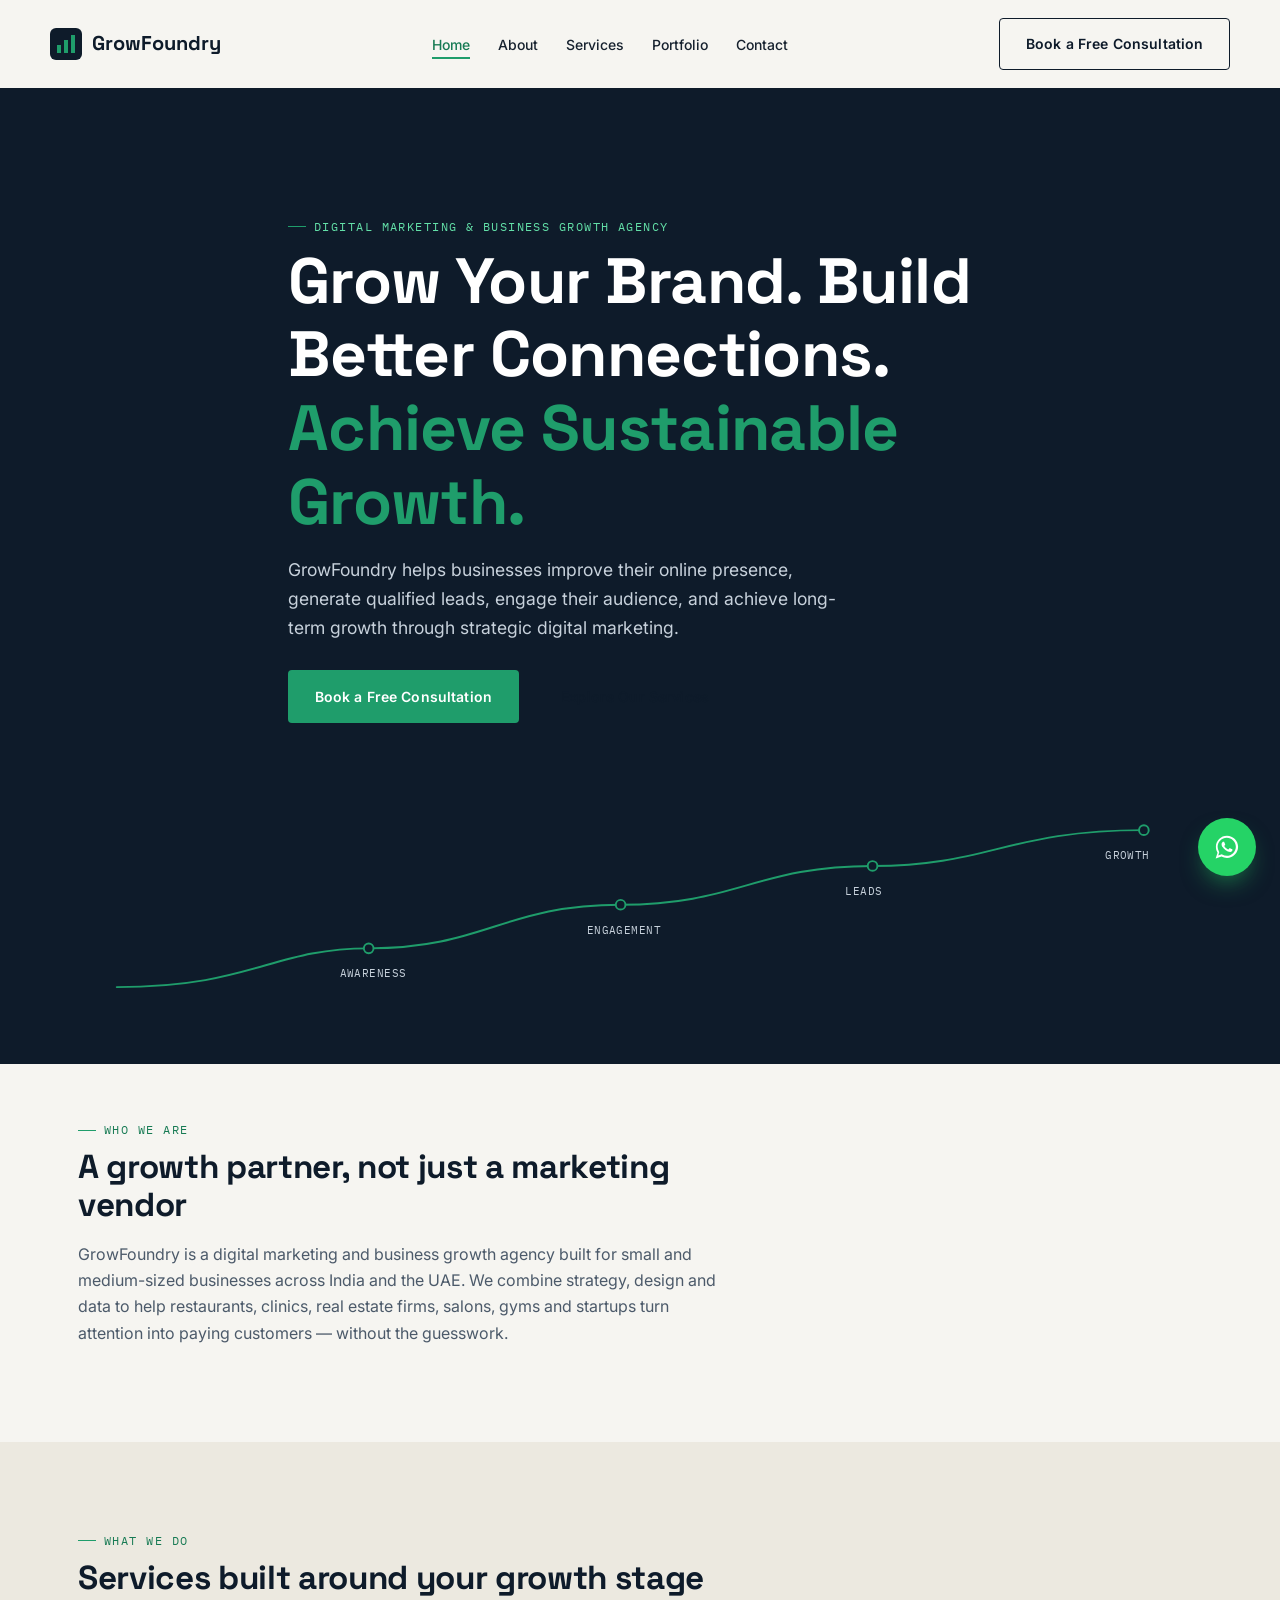
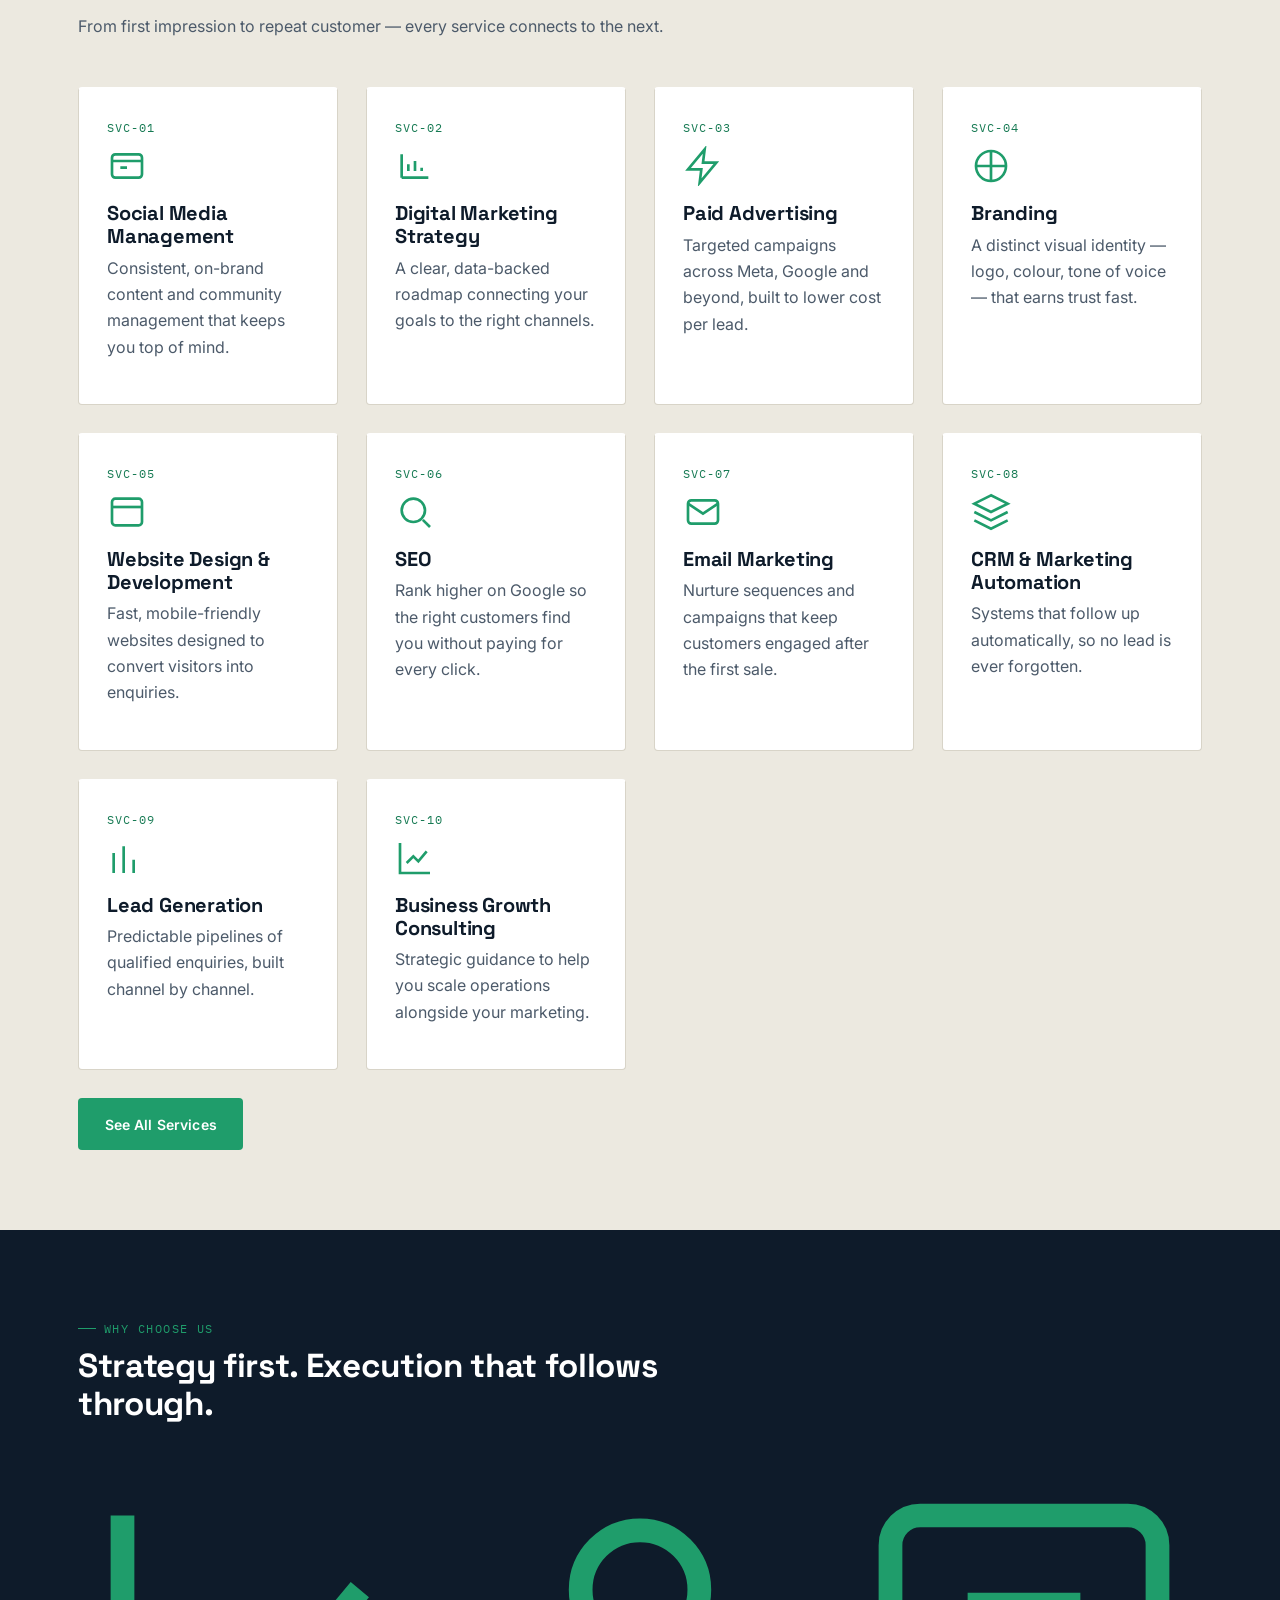
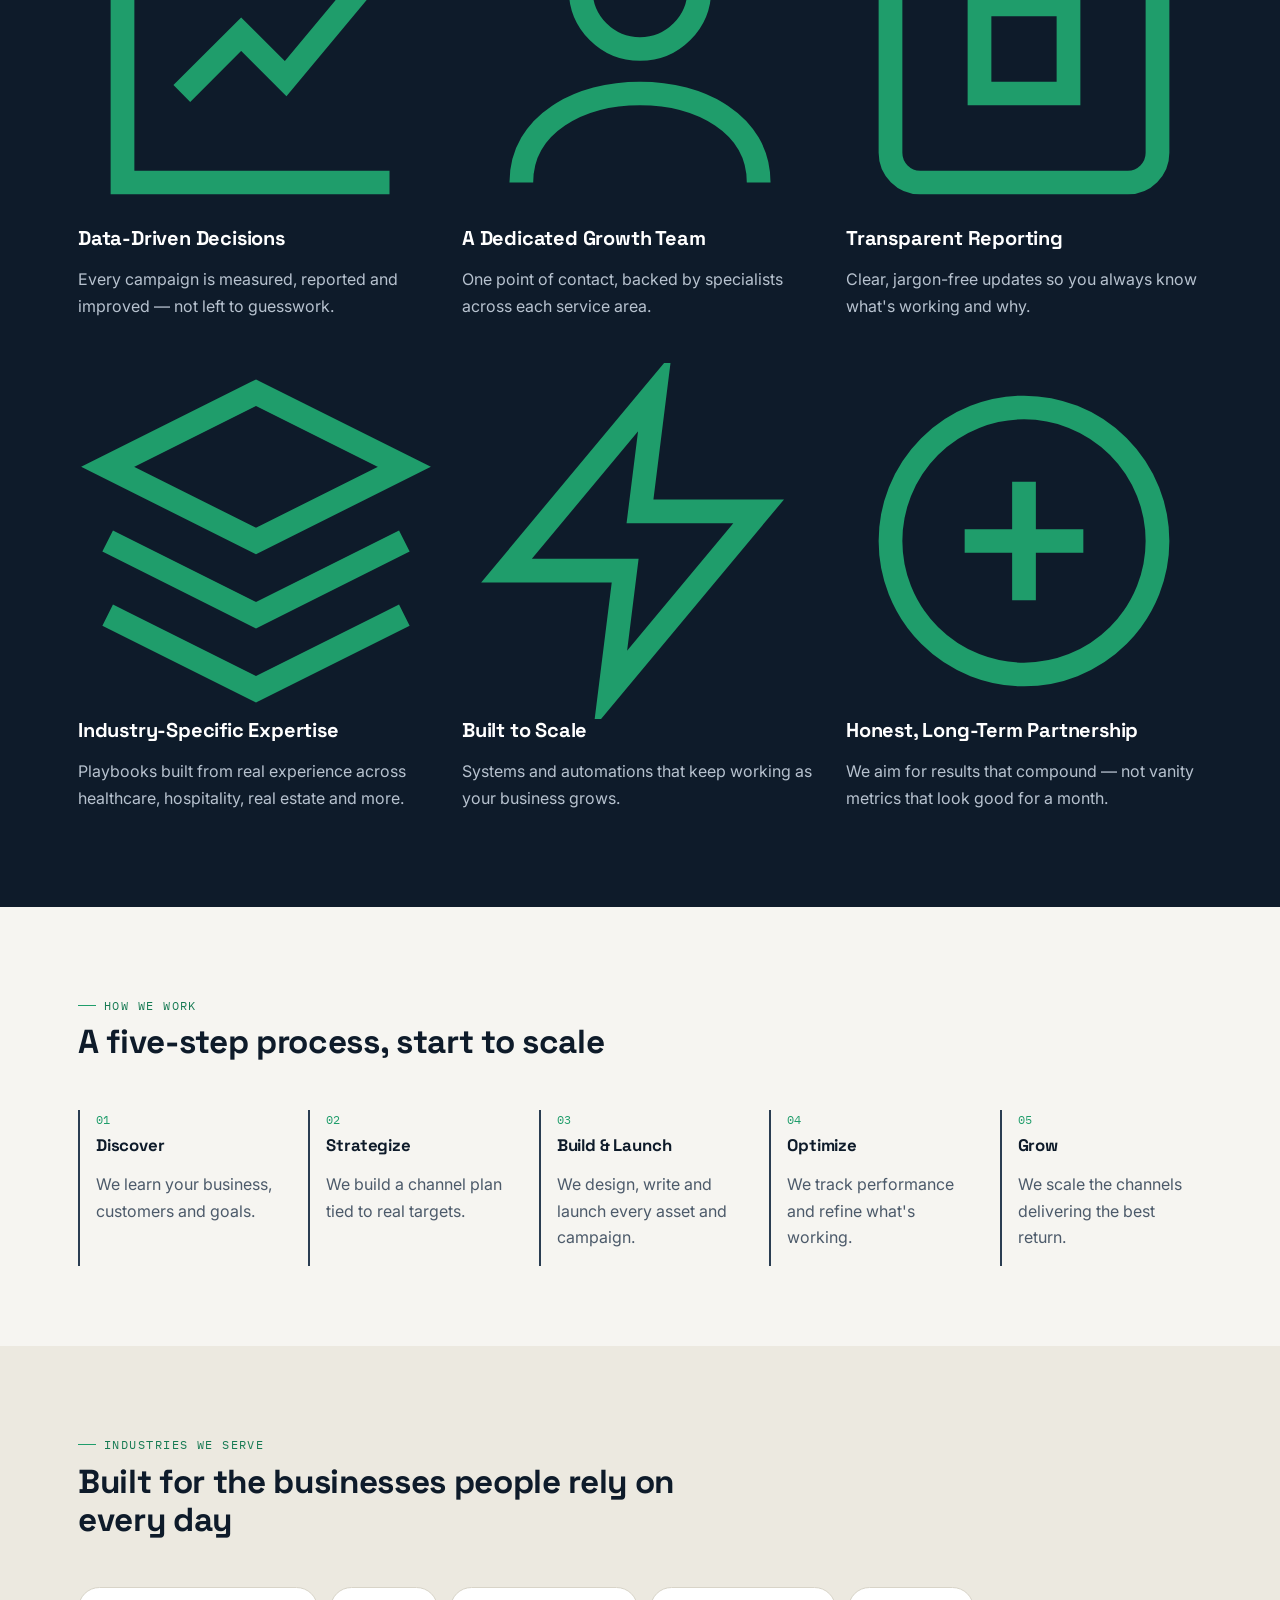
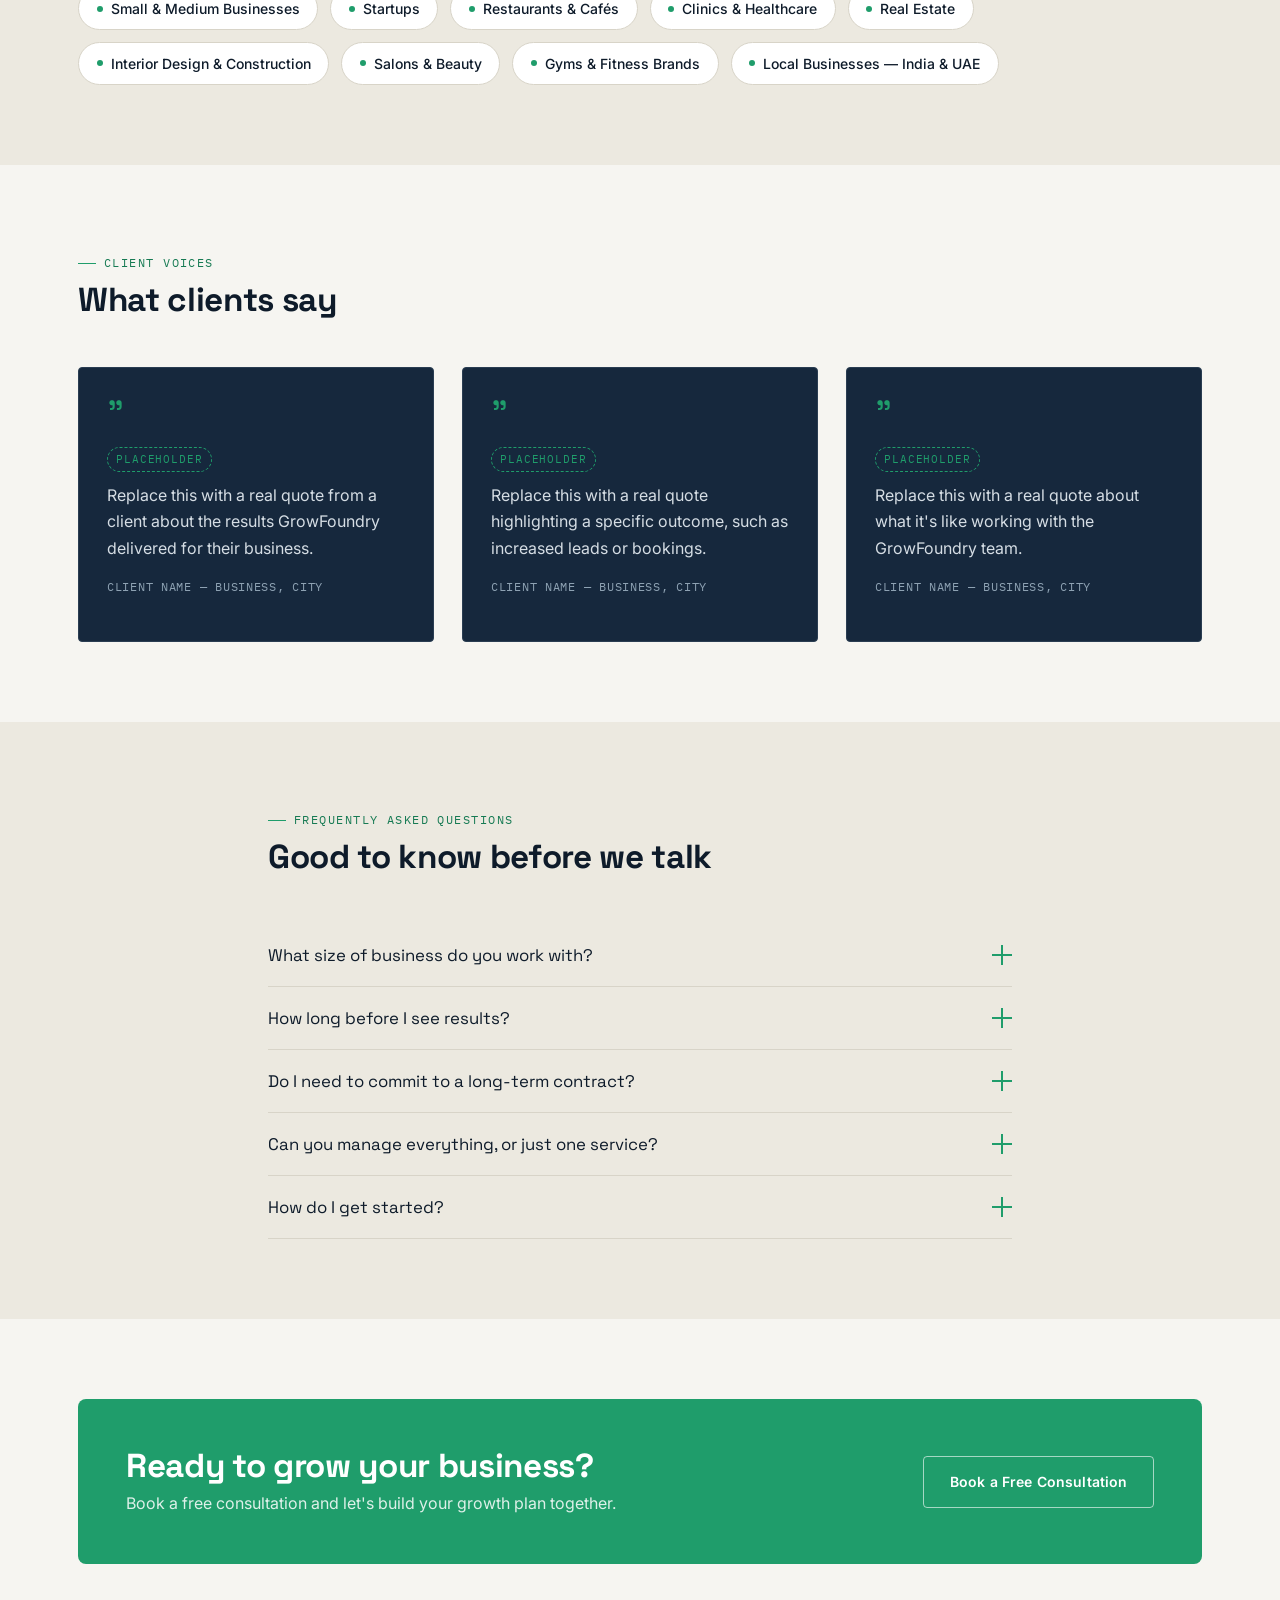
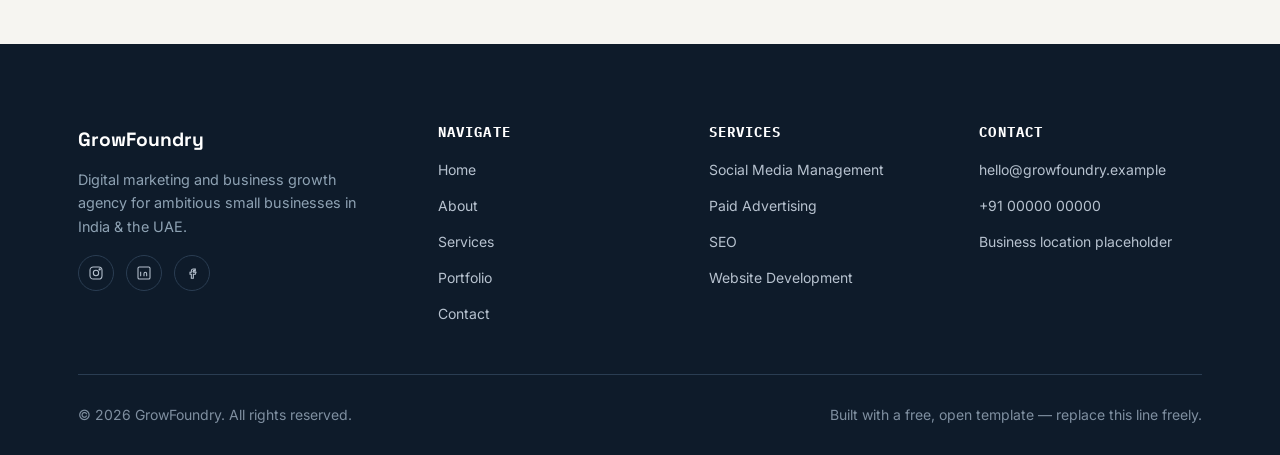
<file: index.html>
<!DOCTYPE html>
<html lang="en">
<head>
  <meta charset="UTF-8" />
  <meta name="viewport" content="width=device-width, initial-scale=1.0" />
  <!-- SEO -->
  <title>GrowFoundry | Digital Marketing & Business Growth Agency</title>
  <meta name="description" content="GrowFoundry helps small businesses, clinics, restaurants, real estate and lifestyle brands in India & the UAE grow with strategic digital marketing, branding, SEO and lead generation." />
  <link rel="icon" href="assets/images/favicon.svg" type="image/svg+xml" />
  <!-- Fonts (free, Google Fonts) -->
  <link rel="preconnect" href="https://fonts.googleapis.com">
  <link rel="preconnect" href="https://fonts.gstatic.com" crossorigin>
  <link href="https://fonts.googleapis.com/css2?family=Space+Grotesk:wght@500;700&family=Inter:wght@400;500;600&family=IBM+Plex+Mono:wght@500&display=swap" rel="stylesheet">
  <link rel="stylesheet" href="css/style.css" />
</head>
<body>

  <!-- =========================================================
       HEADER / NAVIGATION
       Reused (copy-pasted) at the top of every page so the
       site works with zero build step and no fetch() calls.
  ========================================================== -->
  <header class="site-header">
    <div class="container nav">
      <a href="index.html" class="nav-logo">
        <svg class="mark" viewBox="0 0 32 32" fill="none" xmlns="http://www.w3.org/2000/svg">
          <rect width="32" height="32" rx="6" fill="#0E1B2A"/>
          <rect x="7" y="17" width="4" height="8" fill="#1F9D6B"/>
          <rect x="14" y="12" width="4" height="13" fill="#1F9D6B"/>
          <rect x="21" y="7" width="4" height="18" fill="#1F9D6B"/>
        </svg>
        GrowFoundry
      </a>

      <nav>
        <ul class="nav-links">
          <li><a href="index.html">Home</a></li>
          <li><a href="about.html">About</a></li>
          <li><a href="services.html">Services</a></li>
          <li><a href="portfolio.html">Portfolio</a></li>
          <li><a href="contact.html">Contact</a></li>
        </ul>
      </nav>

      <div class="nav-cta">
        <a href="contact.html" class="btn btn-secondary">Book a Free Consultation</a>
        <button class="nav-toggle" aria-label="Toggle menu" aria-expanded="false">
          <span></span><span></span><span></span>
        </button>
      </div>
    </div>
  </header>

  <!-- =========================================================
       HERO
  ========================================================== -->
  <section class="hero">
    <div class="container hero-inner">
      <p class="eyebrow" style="color:#63e0a8">Digital Marketing &amp; Business Growth Agency</p>
      <h1>Grow Your Brand. Build Better Connections. <span class="accent">Achieve Sustainable Growth.</span></h1>
      <p class="lead">GrowFoundry helps businesses improve their online presence, generate qualified leads, engage their audience, and achieve long-term growth through strategic digital marketing.</p>
      <div class="cta-row">
        <a href="contact.html" class="btn btn-primary">Book a Free Consultation</a>
        <a href="services.html" class="btn btn-secondary">Explore Our Services</a>
      </div>
    </div>

    <!-- Signature element: the growth line — an ascending path
         plotting the funnel this agency actually runs on. -->
    <div class="container">
      <svg class="growth-line" viewBox="0 0 1160 220" xmlns="http://www.w3.org/2000/svg" aria-hidden="true">
        <path class="line" d="M40,190 C180,190 200,150 300,150 C420,150 440,105 560,105 C680,105 700,65 820,65 C940,65 960,28 1100,28" />
        <circle cx="300" cy="150" r="5" />
        <circle cx="560" cy="105" r="5" />
        <circle cx="820" cy="65" r="5" />
        <circle cx="1100" cy="28" r="5" />
        <text x="270" y="180">Awareness</text>
        <text x="525" y="135">Engagement</text>
        <text x="792" y="95">Leads</text>
        <text x="1060" y="58">Growth</text>
      </svg>
    </div>
  </section>

  <!-- =========================================================
       AGENCY INTRODUCTION
  ========================================================== -->
  <section class="section section--tight">
    <div class="container">
      <div class="section-head reveal">
        <p class="eyebrow">Who We Are</p>
        <h2>A growth partner, not just a marketing vendor</h2>
        <p>GrowFoundry is a digital marketing and business growth agency built for small and medium-sized businesses across India and the UAE. We combine strategy, design and data to help restaurants, clinics, real estate firms, salons, gyms and startups turn attention into paying customers — without the guesswork.</p>
      </div>
    </div>
  </section>

  <!-- =========================================================
       SERVICES OVERVIEW
  ========================================================== -->
  <section class="section section--dim">
    <div class="container">
      <div class="section-head reveal">
        <p class="eyebrow">What We Do</p>
        <h2>Services built around your growth stage</h2>
        <p>From first impression to repeat customer — every service connects to the next.</p>
      </div>

      <div class="grid grid--4">
        <div class="card reveal">
          <span class="card-code">SVC-01</span>
          <svg class="icon" viewBox="0 0 24 24" fill="none" stroke="currentColor" stroke-width="1.6"><rect x="3" y="5" width="18" height="14" rx="2"/><path d="M3 9h18M8 13h4"/></svg>
          <h3>Social Media Management</h3>
          <p>Consistent, on-brand content and community management that keeps you top of mind.</p>
        </div>
        <div class="card reveal">
          <span class="card-code">SVC-02</span>
          <svg class="icon" viewBox="0 0 24 24" fill="none" stroke="currentColor" stroke-width="1.6"><path d="M4 19V5m0 14h16M8 15v-4m4 4V9m4 6v-2"/></svg>
          <h3>Digital Marketing Strategy</h3>
          <p>A clear, data-backed roadmap connecting your goals to the right channels.</p>
        </div>
        <div class="card reveal">
          <span class="card-code">SVC-03</span>
          <svg class="icon" viewBox="0 0 24 24" fill="none" stroke="currentColor" stroke-width="1.6"><path d="M13 2 3 14h8l-1 8 10-12h-8l1-8Z"/></svg>
          <h3>Paid Advertising</h3>
          <p>Targeted campaigns across Meta, Google and beyond, built to lower cost per lead.</p>
        </div>
        <div class="card reveal">
          <span class="card-code">SVC-04</span>
          <svg class="icon" viewBox="0 0 24 24" fill="none" stroke="currentColor" stroke-width="1.6"><circle cx="12" cy="12" r="9"/><path d="M12 3v18M3 12h18"/></svg>
          <h3>Branding</h3>
          <p>A distinct visual identity — logo, colour, tone of voice — that earns trust fast.</p>
        </div>
        <div class="card reveal">
          <span class="card-code">SVC-05</span>
          <svg class="icon" viewBox="0 0 24 24" fill="none" stroke="currentColor" stroke-width="1.6"><rect x="3" y="4" width="18" height="16" rx="2"/><path d="M3 9h18"/></svg>
          <h3>Website Design &amp; Development</h3>
          <p>Fast, mobile-friendly websites designed to convert visitors into enquiries.</p>
        </div>
        <div class="card reveal">
          <span class="card-code">SVC-06</span>
          <svg class="icon" viewBox="0 0 24 24" fill="none" stroke="currentColor" stroke-width="1.6"><circle cx="11" cy="11" r="7"/><path d="m21 21-4.3-4.3"/></svg>
          <h3>SEO</h3>
          <p>Rank higher on Google so the right customers find you without paying for every click.</p>
        </div>
        <div class="card reveal">
          <span class="card-code">SVC-07</span>
          <svg class="icon" viewBox="0 0 24 24" fill="none" stroke="currentColor" stroke-width="1.6"><rect x="3" y="5" width="18" height="14" rx="2"/><path d="m3 7 9 6 9-6"/></svg>
          <h3>Email Marketing</h3>
          <p>Nurture sequences and campaigns that keep customers engaged after the first sale.</p>
        </div>
        <div class="card reveal">
          <span class="card-code">SVC-08</span>
          <svg class="icon" viewBox="0 0 24 24" fill="none" stroke="currentColor" stroke-width="1.6"><path d="M12 2 2 7l10 5 10-5-10-5Z"/><path d="M2 17l10 5 10-5M2 12l10 5 10-5"/></svg>
          <h3>CRM &amp; Marketing Automation</h3>
          <p>Systems that follow up automatically, so no lead is ever forgotten.</p>
        </div>
        <div class="card reveal">
          <span class="card-code">SVC-09</span>
          <svg class="icon" viewBox="0 0 24 24" fill="none" stroke="currentColor" stroke-width="1.6"><path d="M4 21V9m6 12V5m6 16v-8"/></svg>
          <h3>Lead Generation</h3>
          <p>Predictable pipelines of qualified enquiries, built channel by channel.</p>
        </div>
        <div class="card reveal">
          <span class="card-code">SVC-10</span>
          <svg class="icon" viewBox="0 0 24 24" fill="none" stroke="currentColor" stroke-width="1.6"><path d="M3 3v18h18"/><path d="m7 15 4-4 3 3 5-6"/></svg>
          <h3>Business Growth Consulting</h3>
          <p>Strategic guidance to help you scale operations alongside your marketing.</p>
        </div>
      </div>

      <div class="cta-row">
        <a href="services.html" class="btn btn-primary">See All Services</a>
      </div>
    </div>
  </section>

  <!-- =========================================================
       WHY CHOOSE GROWFOUNDRY
  ========================================================== -->
  <section class="section section--dark">
    <div class="container">
      <div class="section-head reveal">
        <p class="eyebrow">Why Choose Us</p>
        <h2>Strategy first. Execution that follows through.</h2>
      </div>
      <div class="grid grid--3">
        <div class="reveal">
          <svg class="icon" style="color:#1F9D6B" viewBox="0 0 24 24" fill="none" stroke="currentColor" stroke-width="1.6"><path d="M3 3v18h18"/><path d="m7 15 4-4 3 3 5-6"/></svg>
          <h3>Data-Driven Decisions</h3>
          <p>Every campaign is measured, reported and improved — not left to guesswork.</p>
        </div>
        <div class="reveal">
          <svg class="icon" style="color:#1F9D6B" viewBox="0 0 24 24" fill="none" stroke="currentColor" stroke-width="1.6"><circle cx="12" cy="8" r="4"/><path d="M4 21c0-4 4-6 8-6s8 2 8 6"/></svg>
          <h3>A Dedicated Growth Team</h3>
          <p>One point of contact, backed by specialists across each service area.</p>
        </div>
        <div class="reveal">
          <svg class="icon" style="color:#1F9D6B" viewBox="0 0 24 24" fill="none" stroke="currentColor" stroke-width="1.6"><rect x="3" y="3" width="18" height="18" rx="2"/><path d="M9 9h6v6H9z"/></svg>
          <h3>Transparent Reporting</h3>
          <p>Clear, jargon-free updates so you always know what's working and why.</p>
        </div>
        <div class="reveal">
          <svg class="icon" style="color:#1F9D6B" viewBox="0 0 24 24" fill="none" stroke="currentColor" stroke-width="1.6"><path d="M12 2 2 7l10 5 10-5-10-5Z"/><path d="M2 17l10 5 10-5M2 12l10 5 10-5"/></svg>
          <h3>Industry-Specific Expertise</h3>
          <p>Playbooks built from real experience across healthcare, hospitality, real estate and more.</p>
        </div>
        <div class="reveal">
          <svg class="icon" style="color:#1F9D6B" viewBox="0 0 24 24" fill="none" stroke="currentColor" stroke-width="1.6"><path d="M13 2 3 14h8l-1 8 10-12h-8l1-8Z"/></svg>
          <h3>Built to Scale</h3>
          <p>Systems and automations that keep working as your business grows.</p>
        </div>
        <div class="reveal">
          <svg class="icon" style="color:#1F9D6B" viewBox="0 0 24 24" fill="none" stroke="currentColor" stroke-width="1.6"><circle cx="12" cy="12" r="9"/><path d="M8 12h8M12 8v8"/></svg>
          <h3>Honest, Long-Term Partnership</h3>
          <p>We aim for results that compound — not vanity metrics that look good for a month.</p>
        </div>
      </div>
    </div>
  </section>

  <!-- =========================================================
       WORK PROCESS
  ========================================================== -->
  <section class="section">
    <div class="container">
      <div class="section-head reveal">
        <p class="eyebrow">How We Work</p>
        <h2>A five-step process, start to scale</h2>
      </div>
      <ol class="process-list reveal">
        <li class="process-step">
          <h3>Discover</h3>
          <p>We learn your business, customers and goals.</p>
        </li>
        <li class="process-step">
          <h3>Strategize</h3>
          <p>We build a channel plan tied to real targets.</p>
        </li>
        <li class="process-step">
          <h3>Build &amp; Launch</h3>
          <p>We design, write and launch every asset and campaign.</p>
        </li>
        <li class="process-step">
          <h3>Optimize</h3>
          <p>We track performance and refine what's working.</p>
        </li>
        <li class="process-step">
          <h3>Grow</h3>
          <p>We scale the channels delivering the best return.</p>
        </li>
      </ol>
    </div>
  </section>

  <!-- =========================================================
       INDUSTRIES WE SERVE
  ========================================================== -->
  <section class="section section--dim">
    <div class="container">
      <div class="section-head reveal">
        <p class="eyebrow">Industries We Serve</p>
        <h2>Built for the businesses people rely on every day</h2>
      </div>
      <div class="chip-grid reveal">
        <span class="chip">Small &amp; Medium Businesses</span>
        <span class="chip">Startups</span>
        <span class="chip">Restaurants &amp; Cafés</span>
        <span class="chip">Clinics &amp; Healthcare</span>
        <span class="chip">Real Estate</span>
        <span class="chip">Interior Design &amp; Construction</span>
        <span class="chip">Salons &amp; Beauty</span>
        <span class="chip">Gyms &amp; Fitness Brands</span>
        <span class="chip">Local Businesses — India &amp; UAE</span>
      </div>
    </div>
  </section>

  <!-- =========================================================
       TESTIMONIALS (placeholder — replace with real reviews)
  ========================================================== -->
  <section class="section">
    <div class="container">
      <div class="section-head reveal">
        <p class="eyebrow">Client Voices</p>
        <h2>What clients say</h2>
      </div>
      <div class="grid grid--3">
        <div class="testimonial-card reveal">
          <span class="quote-mark">"</span>
          <span class="placeholder-tag">Placeholder</span>
          <p>Replace this with a real quote from a client about the results GrowFoundry delivered for their business.</p>
          <p class="who">Client Name — Business, City</p>
        </div>
        <div class="testimonial-card reveal">
          <span class="quote-mark">"</span>
          <span class="placeholder-tag">Placeholder</span>
          <p>Replace this with a real quote highlighting a specific outcome, such as increased leads or bookings.</p>
          <p class="who">Client Name — Business, City</p>
        </div>
        <div class="testimonial-card reveal">
          <span class="quote-mark">"</span>
          <span class="placeholder-tag">Placeholder</span>
          <p>Replace this with a real quote about what it's like working with the GrowFoundry team.</p>
          <p class="who">Client Name — Business, City</p>
        </div>
      </div>
    </div>
  </section>

  <!-- =========================================================
       FAQ
  ========================================================== -->
  <section class="section section--dim">
    <div class="container" style="max-width: 800px;">
      <div class="section-head reveal">
        <p class="eyebrow">Frequently Asked Questions</p>
        <h2>Good to know before we talk</h2>
      </div>

      <div class="reveal">
        <div class="faq-item">
          <button class="faq-question"><span>What size of business do you work with?</span><span class="plus"></span></button>
          <div class="faq-answer"><p>We mostly work with small and medium-sized businesses and startups, including restaurants, clinics, real estate firms, salons, gyms and other local businesses in India and the UAE.</p></div>
        </div>
        <div class="faq-item">
          <button class="faq-question"><span>How long before I see results?</span><span class="plus"></span></button>
          <div class="faq-answer"><p>It depends on the service. Paid advertising can generate leads within days, while SEO and organic social media typically build momentum over 2–4 months. We'll set realistic expectations during your free consultation.</p></div>
        </div>
        <div class="faq-item">
          <button class="faq-question"><span>Do I need to commit to a long-term contract?</span><span class="plus"></span></button>
          <div class="faq-answer"><p>No. We offer flexible engagements and recommend a minimum period only where a service — like SEO — genuinely needs time to show results.</p></div>
        </div>
        <div class="faq-item">
          <button class="faq-question"><span>Can you manage everything, or just one service?</span><span class="plus"></span></button>
          <div class="faq-answer"><p>Both. Some clients hire us for a single service, like paid ads or a new website. Others prefer a full growth partnership covering strategy, content, ads and automation together.</p></div>
        </div>
        <div class="faq-item">
          <button class="faq-question"><span>How do I get started?</span><span class="plus"></span></button>
          <div class="faq-answer"><p>Book a free consultation through our contact page. We'll discuss your goals and recommend the right starting point for your business.</p></div>
        </div>
      </div>
    </div>
  </section>

  <!-- =========================================================
       CONTACT CTA
  ========================================================== -->
  <section class="section">
    <div class="container">
      <div class="cta-banner reveal">
        <div>
          <h2>Ready to grow your business?</h2>
          <p>Book a free consultation and let's build your growth plan together.</p>
        </div>
        <a href="contact.html" class="btn btn-secondary">Book a Free Consultation</a>
      </div>
    </div>
  </section>

  <!-- =========================================================
       FOOTER
  ========================================================== -->
  <footer class="site-footer">
    <div class="container">
      <div class="footer-grid">
        <div>
          <span class="footer-logo">GrowFoundry</span>
          <p style="color:#8ea2b3; font-size: 0.9rem;">Digital marketing and business growth agency for ambitious small businesses in India &amp; the UAE.</p>
          <div class="social-row" style="margin-top: 1rem;">
            <a href="#" aria-label="Instagram"><svg viewBox="0 0 24 24" fill="none" stroke="currentColor" stroke-width="1.6" style="color:#b7c2cf"><rect x="3" y="3" width="18" height="18" rx="5"/><circle cx="12" cy="12" r="4"/><circle cx="17.5" cy="6.5" r="1"/></svg></a>
            <a href="#" aria-label="LinkedIn"><svg viewBox="0 0 24 24" fill="none" stroke="currentColor" stroke-width="1.6" style="color:#b7c2cf"><rect x="3" y="3" width="18" height="18" rx="2"/><path d="M7 10v7M7 7v.01M12 17v-4a2 2 0 0 1 4 0v4M12 13v4"/></svg></a>
            <a href="#" aria-label="Facebook"><svg viewBox="0 0 24 24" fill="none" stroke="currentColor" stroke-width="1.6" style="color:#b7c2cf"><path d="M14 9h3V6h-3a3 3 0 0 0-3 3v2H9v3h2v6h3v-6h3l1-3h-4V9a1 1 0 0 1 1-1Z"/></svg></a>
          </div>
        </div>
        <div>
          <h4>Navigate</h4>
          <ul>
            <li><a href="index.html">Home</a></li>
            <li><a href="about.html">About</a></li>
            <li><a href="services.html">Services</a></li>
            <li><a href="portfolio.html">Portfolio</a></li>
            <li><a href="contact.html">Contact</a></li>
          </ul>
        </div>
        <div>
          <h4>Services</h4>
          <ul>
            <li><a href="services.html#social-media">Social Media Management</a></li>
            <li><a href="services.html#paid-advertising">Paid Advertising</a></li>
            <li><a href="services.html#seo">SEO</a></li>
            <li><a href="services.html#website">Website Development</a></li>
          </ul>
        </div>
        <div>
          <h4>Contact</h4>
          <ul>
            <li><a href="mailto:hello@growfoundry.example">hello@growfoundry.example</a></li>
            <li><a href="tel:+910000000000">+91 00000 00000</a></li>
            <li><a href="contact.html">Business location placeholder</a></li>
          </ul>
        </div>
      </div>
      <div class="footer-bottom">
        <span>&copy; <span id="year"></span> GrowFoundry. All rights reserved.</span>
        <span>Built with a free, open template — replace this line freely.</span>
      </div>
    </div>
  </footer>

  <!-- =========================================================
       WHATSAPP FLOATING BUTTON
       Replace the phone number below with your real WhatsApp
       business number (include country code, no + or spaces).
  ========================================================== -->
  <a href="https://wa.me/910000000000" class="whatsapp-float" target="_blank" rel="noopener" aria-label="Chat on WhatsApp">
    <svg viewBox="0 0 32 32"><path d="M16 3C9 3 3.3 8.7 3.3 15.7c0 2.5.7 4.8 1.9 6.8L3 29l6.7-2.1c1.9 1 4.1 1.6 6.3 1.6 7 0 12.7-5.7 12.7-12.7C28.7 8.7 23 3 16 3Zm0 23.1c-2 0-3.9-.5-5.6-1.5l-.4-.2-4 1.2 1.2-3.9-.3-.4a10.4 10.4 0 0 1-1.6-5.6c0-5.8 4.7-10.4 10.4-10.4 5.8 0 10.4 4.7 10.4 10.4 0 5.8-4.7 10.4-10.4 10.4Zm5.7-7.8c-.3-.2-1.8-.9-2.1-1-.3-.1-.5-.2-.7.2-.2.3-.8 1-1 1.2-.2.2-.4.2-.7.1-.3-.2-1.3-.5-2.5-1.6-.9-.8-1.5-1.8-1.7-2.1-.2-.3 0-.5.1-.7.1-.1.3-.4.5-.5.1-.2.2-.3.3-.5.1-.2 0-.4 0-.5 0-.2-.7-1.7-1-2.3-.2-.6-.5-.5-.7-.5h-.6c-.2 0-.5.1-.8.4-.3.3-1 1-1 2.5s1.1 2.9 1.2 3.1c.1.2 2.2 3.4 5.3 4.7.7.3 1.3.5 1.8.7.7.2 1.4.2 1.9.1.6-.1 1.8-.7 2-1.4.3-.7.3-1.3.2-1.4-.1-.2-.3-.2-.6-.4Z"/></svg>
  </a>

  <script src="js/main.js"></script>
  <script>document.getElementById("year").textContent = new Date().getFullYear();</script>
</body>
</html>
</file>
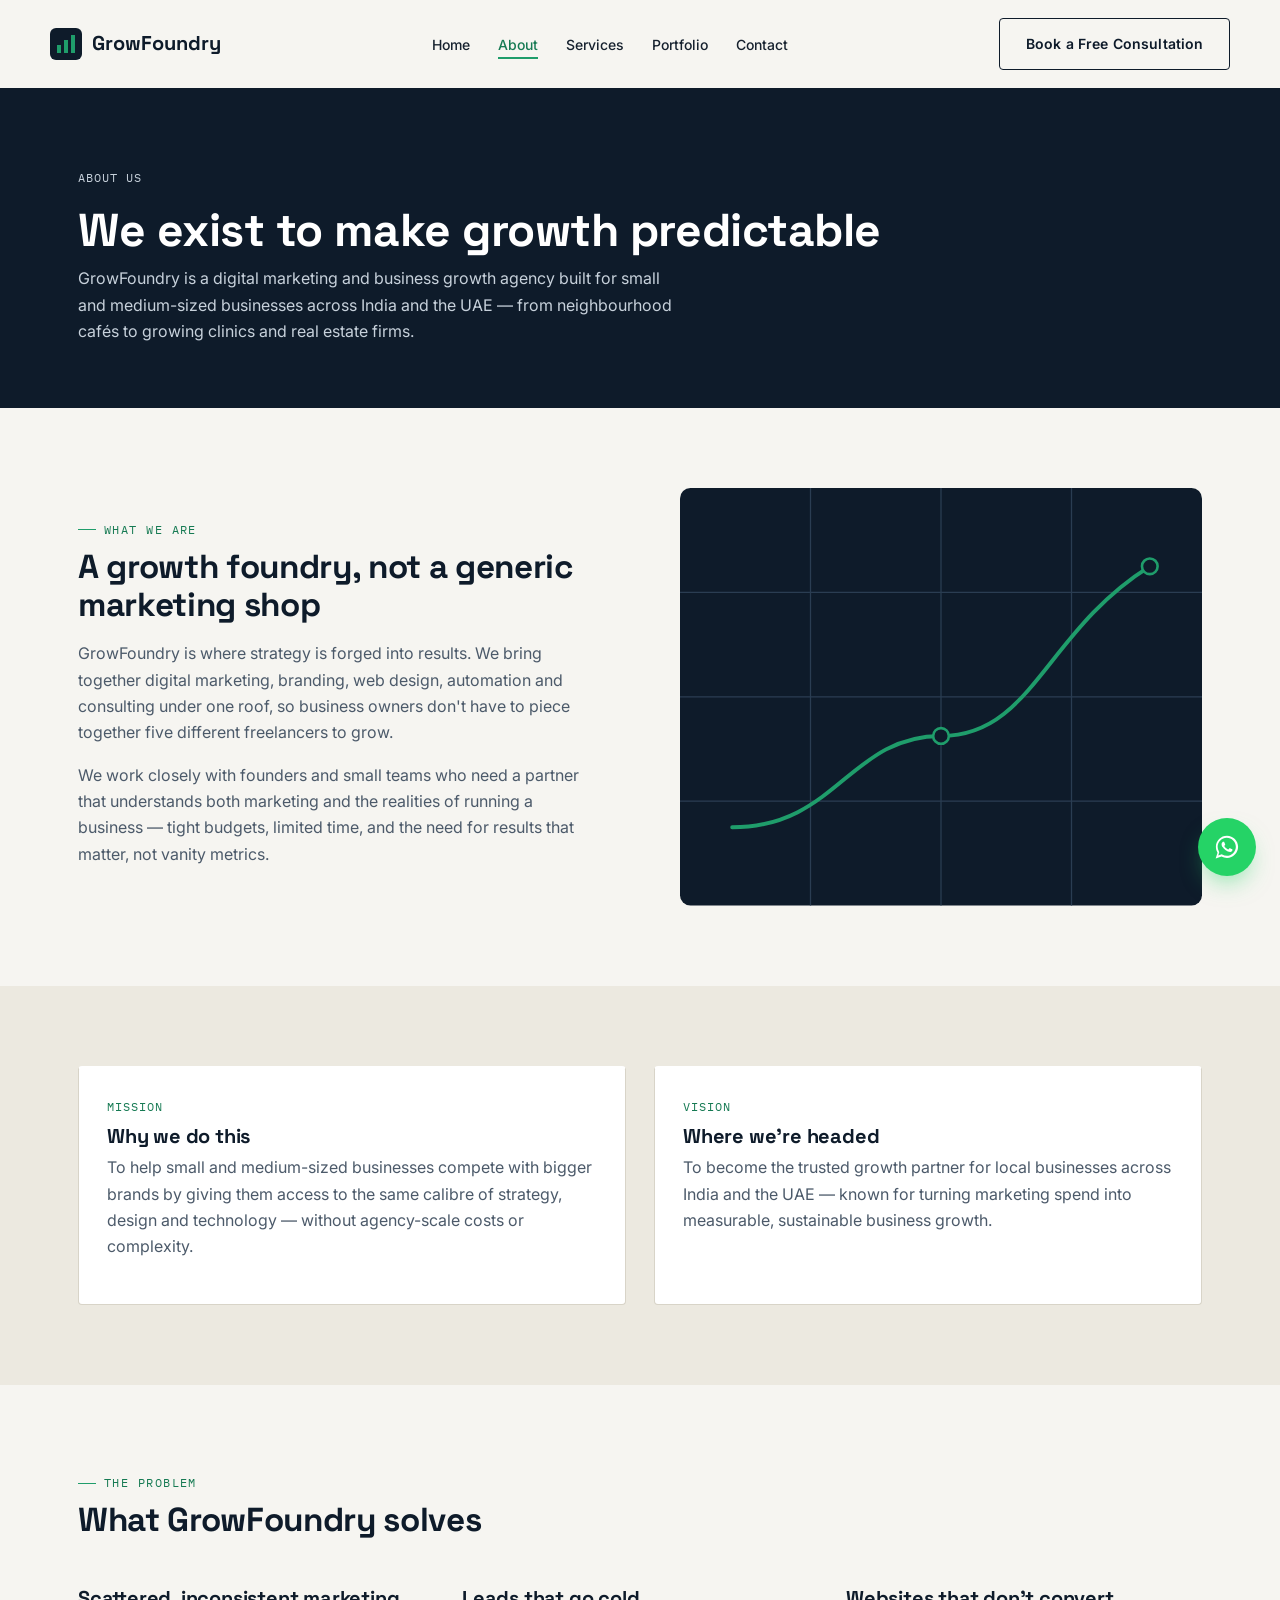
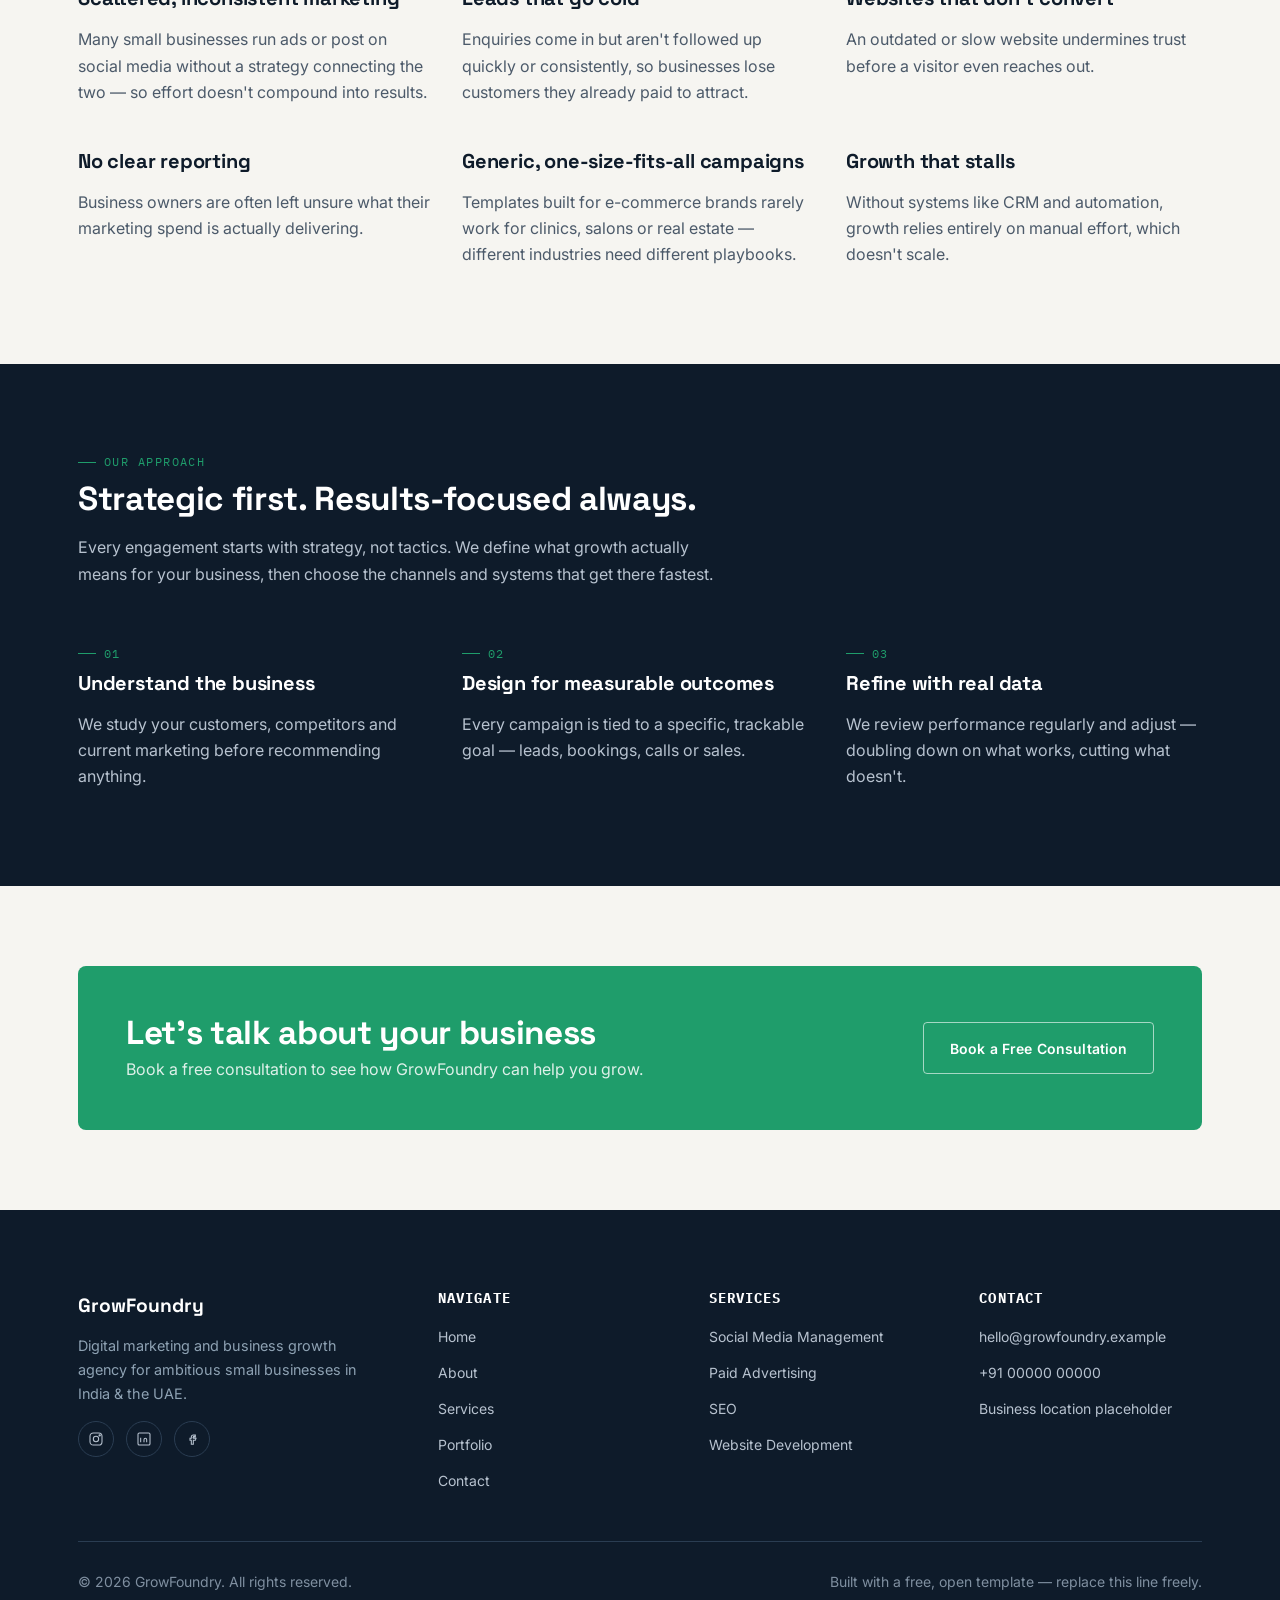
<file: about.html>
<!DOCTYPE html>
<html lang="en">
<head>
  <meta charset="UTF-8" />
  <meta name="viewport" content="width=device-width, initial-scale=1.0" />
  <title>About GrowFoundry | Our Mission, Vision & Approach</title>
  <meta name="description" content="Learn what GrowFoundry stands for — our mission, vision, the problems we solve, and our strategic, results-focused approach to marketing." />
  <link rel="icon" href="assets/images/favicon.svg" type="image/svg+xml" />
  <link rel="preconnect" href="https://fonts.googleapis.com">
  <link rel="preconnect" href="https://fonts.gstatic.com" crossorigin>
  <link href="https://fonts.googleapis.com/css2?family=Space+Grotesk:wght@500;700&family=Inter:wght@400;500;600&family=IBM+Plex+Mono:wght@500&display=swap" rel="stylesheet">
  <link rel="stylesheet" href="css/style.css" />
</head>
<body>

  <header class="site-header">
    <div class="container nav">
      <a href="index.html" class="nav-logo">
        <svg class="mark" viewBox="0 0 32 32" fill="none" xmlns="http://www.w3.org/2000/svg">
          <rect width="32" height="32" rx="6" fill="#0E1B2A"/>
          <rect x="7" y="17" width="4" height="8" fill="#1F9D6B"/>
          <rect x="14" y="12" width="4" height="13" fill="#1F9D6B"/>
          <rect x="21" y="7" width="4" height="18" fill="#1F9D6B"/>
        </svg>
        GrowFoundry
      </a>
      <nav>
        <ul class="nav-links">
          <li><a href="index.html">Home</a></li>
          <li><a href="about.html">About</a></li>
          <li><a href="services.html">Services</a></li>
          <li><a href="portfolio.html">Portfolio</a></li>
          <li><a href="contact.html">Contact</a></li>
        </ul>
      </nav>
      <div class="nav-cta">
        <a href="contact.html" class="btn btn-secondary">Book a Free Consultation</a>
        <button class="nav-toggle" aria-label="Toggle menu" aria-expanded="false">
          <span></span><span></span><span></span>
        </button>
      </div>
    </div>
  </header>

  <section class="page-hero">
    <div class="container">
      <p class="breadcrumb">About Us</p>
      <h1>We exist to make growth predictable</h1>
      <p>GrowFoundry is a digital marketing and business growth agency built for small and medium-sized businesses across India and the UAE — from neighbourhood cafés to growing clinics and real estate firms.</p>
    </div>
  </section>

  <section class="section">
    <div class="container">
      <div class="grid grid--2" style="align-items:center; gap: var(--space-xl);">
        <div class="reveal">
          <p class="eyebrow">What We Are</p>
          <h2>A growth foundry, not a generic marketing shop</h2>
          <p>GrowFoundry is where strategy is forged into results. We bring together digital marketing, branding, web design, automation and consulting under one roof, so business owners don't have to piece together five different freelancers to grow.</p>
          <p>We work closely with founders and small teams who need a partner that understands both marketing and the realities of running a business — tight budgets, limited time, and the need for results that matter, not vanity metrics.</p>
        </div>
        <div class="reveal">
          <svg viewBox="0 0 400 320" xmlns="http://www.w3.org/2000/svg" aria-hidden="true">
            <rect width="400" height="320" rx="8" fill="#0E1B2A"/>
            <g stroke="#2A3D52" stroke-width="1">
              <line x1="0" y1="80" x2="400" y2="80"/>
              <line x1="0" y1="160" x2="400" y2="160"/>
              <line x1="0" y1="240" x2="400" y2="240"/>
              <line x1="100" y1="0" x2="100" y2="320"/>
              <line x1="200" y1="0" x2="200" y2="320"/>
              <line x1="300" y1="0" x2="300" y2="320"/>
            </g>
            <path d="M40,260 C120,260 130,190 200,190 C270,190 280,110 360,60" fill="none" stroke="#1F9D6B" stroke-width="3" stroke-linecap="round"/>
            <circle cx="200" cy="190" r="6" fill="#0E1B2A" stroke="#1F9D6B" stroke-width="2"/>
            <circle cx="360" cy="60" r="6" fill="#0E1B2A" stroke="#1F9D6B" stroke-width="2"/>
          </svg>
        </div>
      </div>
    </div>
  </section>

  <section class="section section--dim">
    <div class="container">
      <div class="grid grid--2">
        <div class="card reveal">
          <span class="card-code">MISSION</span>
          <h3>Why we do this</h3>
          <p>To help small and medium-sized businesses compete with bigger brands by giving them access to the same calibre of strategy, design and technology — without agency-scale costs or complexity.</p>
        </div>
        <div class="card reveal">
          <span class="card-code">VISION</span>
          <h3>Where we're headed</h3>
          <p>To become the trusted growth partner for local businesses across India and the UAE — known for turning marketing spend into measurable, sustainable business growth.</p>
        </div>
      </div>
    </div>
  </section>

  <section class="section">
    <div class="container">
      <div class="section-head reveal">
        <p class="eyebrow">The Problem</p>
        <h2>What GrowFoundry solves</h2>
      </div>
      <div class="grid grid--3">
        <div class="reveal">
          <h3>Scattered, inconsistent marketing</h3>
          <p>Many small businesses run ads or post on social media without a strategy connecting the two — so effort doesn't compound into results.</p>
        </div>
        <div class="reveal">
          <h3>Leads that go cold</h3>
          <p>Enquiries come in but aren't followed up quickly or consistently, so businesses lose customers they already paid to attract.</p>
        </div>
        <div class="reveal">
          <h3>Websites that don't convert</h3>
          <p>An outdated or slow website undermines trust before a visitor even reaches out.</p>
        </div>
        <div class="reveal">
          <h3>No clear reporting</h3>
          <p>Business owners are often left unsure what their marketing spend is actually delivering.</p>
        </div>
        <div class="reveal">
          <h3>Generic, one-size-fits-all campaigns</h3>
          <p>Templates built for e-commerce brands rarely work for clinics, salons or real estate — different industries need different playbooks.</p>
        </div>
        <div class="reveal">
          <h3>Growth that stalls</h3>
          <p>Without systems like CRM and automation, growth relies entirely on manual effort, which doesn't scale.</p>
        </div>
      </div>
    </div>
  </section>

  <section class="section section--dark">
    <div class="container">
      <div class="section-head reveal">
        <p class="eyebrow">Our Approach</p>
        <h2>Strategic first. Results-focused always.</h2>
        <p>Every engagement starts with strategy, not tactics. We define what growth actually means for your business, then choose the channels and systems that get there fastest.</p>
      </div>
      <div class="grid grid--3">
        <div class="reveal">
          <span class="eyebrow">01</span>
          <h3>Understand the business</h3>
          <p>We study your customers, competitors and current marketing before recommending anything.</p>
        </div>
        <div class="reveal">
          <span class="eyebrow">02</span>
          <h3>Design for measurable outcomes</h3>
          <p>Every campaign is tied to a specific, trackable goal — leads, bookings, calls or sales.</p>
        </div>
        <div class="reveal">
          <span class="eyebrow">03</span>
          <h3>Refine with real data</h3>
          <p>We review performance regularly and adjust — doubling down on what works, cutting what doesn't.</p>
        </div>
      </div>
    </div>
  </section>

  <section class="section">
    <div class="container">
      <div class="cta-banner reveal">
        <div>
          <h2>Let's talk about your business</h2>
          <p>Book a free consultation to see how GrowFoundry can help you grow.</p>
        </div>
        <a href="contact.html" class="btn btn-secondary">Book a Free Consultation</a>
      </div>
    </div>
  </section>

  <footer class="site-footer">
    <div class="container">
      <div class="footer-grid">
        <div>
          <span class="footer-logo">GrowFoundry</span>
          <p style="color:#8ea2b3; font-size: 0.9rem;">Digital marketing and business growth agency for ambitious small businesses in India &amp; the UAE.</p>
          <div class="social-row" style="margin-top: 1rem;">
            <a href="#" aria-label="Instagram"><svg viewBox="0 0 24 24" fill="none" stroke="currentColor" stroke-width="1.6" style="color:#b7c2cf"><rect x="3" y="3" width="18" height="18" rx="5"/><circle cx="12" cy="12" r="4"/><circle cx="17.5" cy="6.5" r="1"/></svg></a>
            <a href="#" aria-label="LinkedIn"><svg viewBox="0 0 24 24" fill="none" stroke="currentColor" stroke-width="1.6" style="color:#b7c2cf"><rect x="3" y="3" width="18" height="18" rx="2"/><path d="M7 10v7M7 7v.01M12 17v-4a2 2 0 0 1 4 0v4M12 13v4"/></svg></a>
            <a href="#" aria-label="Facebook"><svg viewBox="0 0 24 24" fill="none" stroke="currentColor" stroke-width="1.6" style="color:#b7c2cf"><path d="M14 9h3V6h-3a3 3 0 0 0-3 3v2H9v3h2v6h3v-6h3l1-3h-4V9a1 1 0 0 1 1-1Z"/></svg></a>
          </div>
        </div>
        <div>
          <h4>Navigate</h4>
          <ul>
            <li><a href="index.html">Home</a></li>
            <li><a href="about.html">About</a></li>
            <li><a href="services.html">Services</a></li>
            <li><a href="portfolio.html">Portfolio</a></li>
            <li><a href="contact.html">Contact</a></li>
          </ul>
        </div>
        <div>
          <h4>Services</h4>
          <ul>
            <li><a href="services.html#social-media">Social Media Management</a></li>
            <li><a href="services.html#paid-advertising">Paid Advertising</a></li>
            <li><a href="services.html#seo">SEO</a></li>
            <li><a href="services.html#website">Website Development</a></li>
          </ul>
        </div>
        <div>
          <h4>Contact</h4>
          <ul>
            <li><a href="mailto:growfoundrymarketing@gmail.com.example">hello@growfoundry.example</a></li>
            <li><a href="tel:+910000000000">+91 00000 00000</a></li>
            <li><a href="contact.html">Business location placeholder</a></li>
          </ul>
        </div>
      </div>
      <div class="footer-bottom">
        <span>&copy; <span id="year"></span> GrowFoundry. All rights reserved.</span>
        <span>Built with a free, open template — replace this line freely.</span>
      </div>
    </div>
  </footer>

  <a href="https://wa.me/910000000000" class="whatsapp-float" target="_blank" rel="noopener" aria-label="Chat on WhatsApp">
    <svg viewBox="0 0 32 32"><path d="M16 3C9 3 3.3 8.7 3.3 15.7c0 2.5.7 4.8 1.9 6.8L3 29l6.7-2.1c1.9 1 4.1 1.6 6.3 1.6 7 0 12.7-5.7 12.7-12.7C28.7 8.7 23 3 16 3Zm0 23.1c-2 0-3.9-.5-5.6-1.5l-.4-.2-4 1.2 1.2-3.9-.3-.4a10.4 10.4 0 0 1-1.6-5.6c0-5.8 4.7-10.4 10.4-10.4 5.8 0 10.4 4.7 10.4 10.4 0 5.8-4.7 10.4-10.4 10.4Zm5.7-7.8c-.3-.2-1.8-.9-2.1-1-.3-.1-.5-.2-.7.2-.2.3-.8 1-1 1.2-.2.2-.4.2-.7.1-.3-.2-1.3-.5-2.5-1.6-.9-.8-1.5-1.8-1.7-2.1-.2-.3 0-.5.1-.7.1-.1.3-.4.5-.5.1-.2.2-.3.3-.5.1-.2 0-.4 0-.5 0-.2-.7-1.7-1-2.3-.2-.6-.5-.5-.7-.5h-.6c-.2 0-.5.1-.8.4-.3.3-1 1-1 2.5s1.1 2.9 1.2 3.1c.1.2 2.2 3.4 5.3 4.7.7.3 1.3.5 1.8.7.7.2 1.4.2 1.9.1.6-.1 1.8-.7 2-1.4.3-.7.3-1.3.2-1.4-.1-.2-.3-.2-.6-.4Z"/></svg>
  </a>

  <script src="js/main.js"></script>
  <script>document.getElementById("year").textContent = new Date().getFullYear();</script>
</body>
</html>
</file>
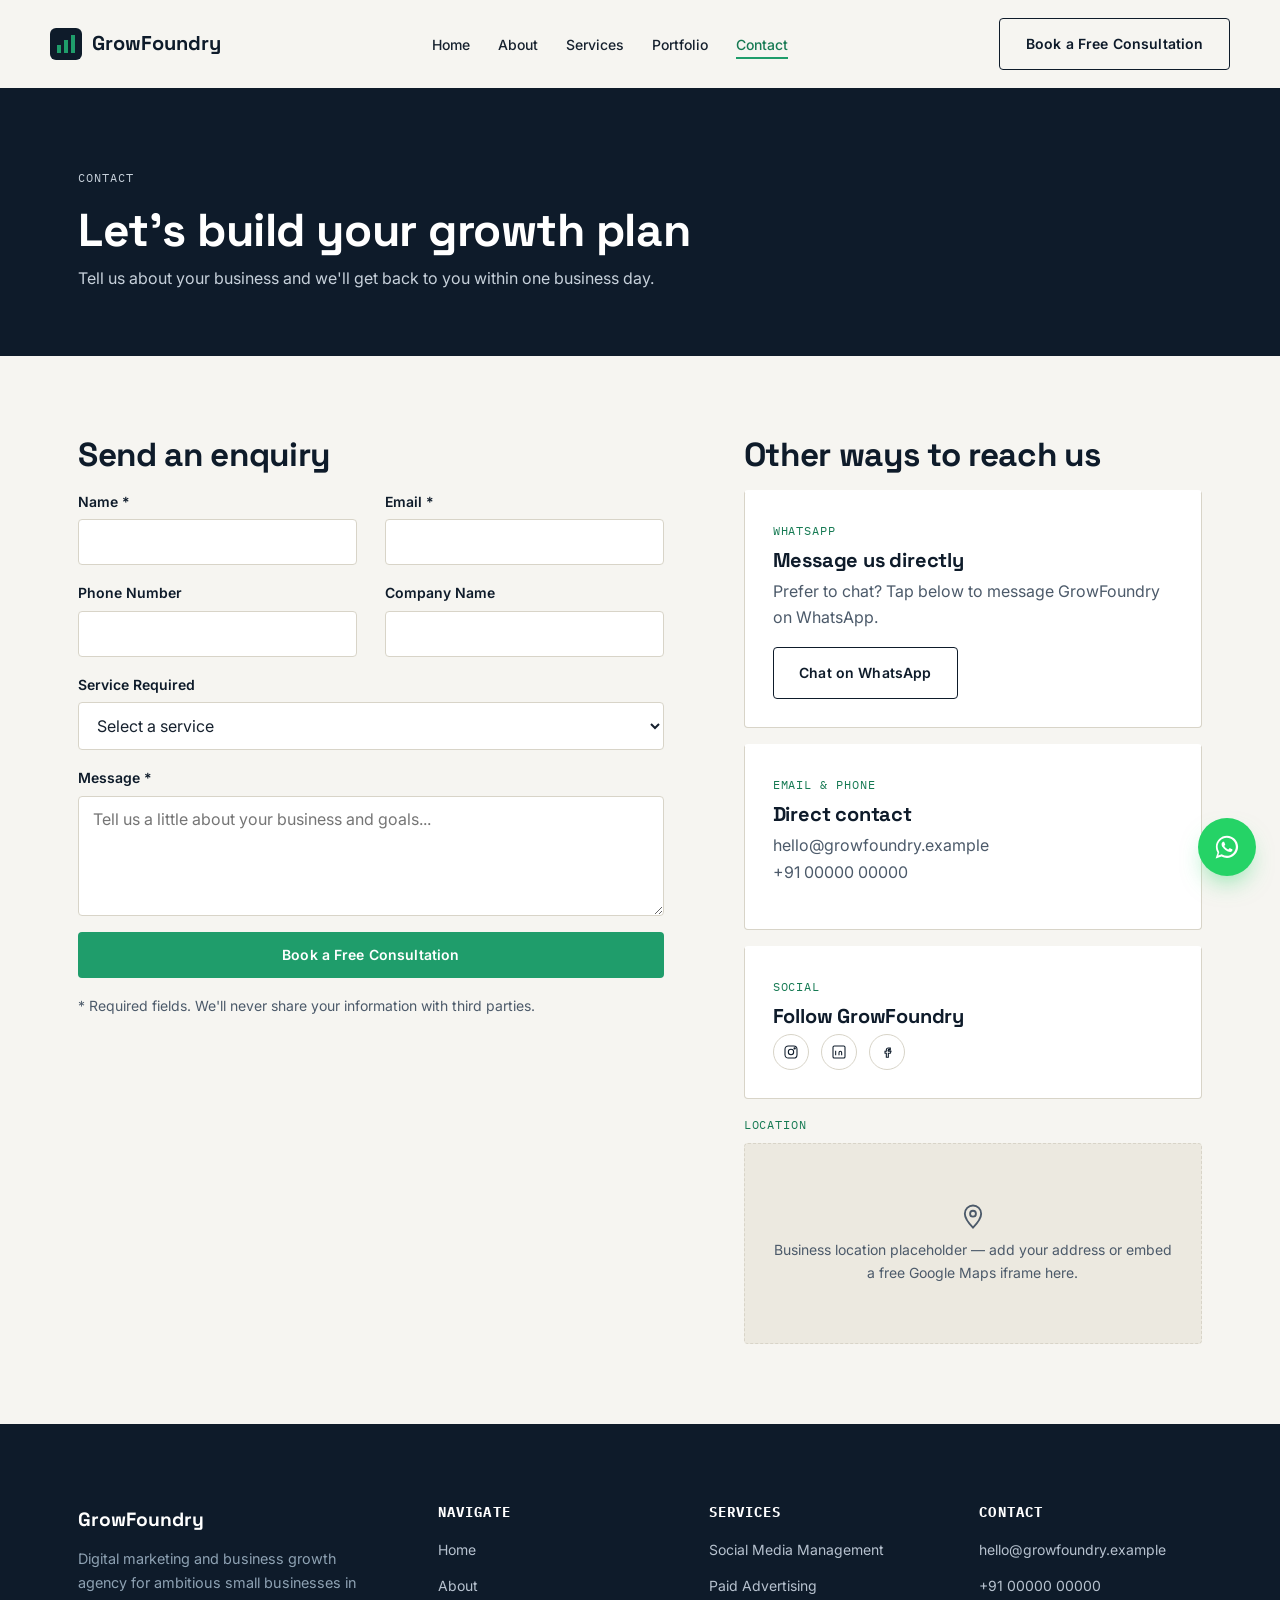
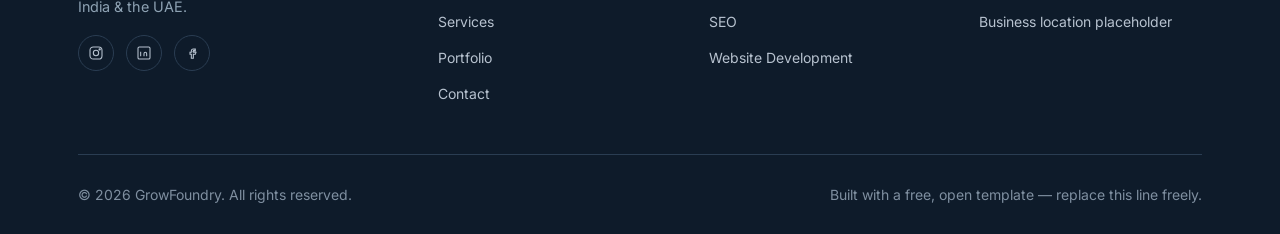
<file: contact.html>
<!DOCTYPE html>
<html lang="en">
<head>
  <meta charset="UTF-8" />
  <meta name="viewport" content="width=device-width, initial-scale=1.0" />
  <title>Contact GrowFoundry | Book a Free Consultation</title>
  <meta name="description" content="Get in touch with GrowFoundry. Book a free consultation, message us on WhatsApp, or send an enquiry about digital marketing, branding, websites and growth strategy." />
  <link rel="icon" href="assets/images/favicon.svg" type="image/svg+xml" />
  <link rel="preconnect" href="https://fonts.googleapis.com">
  <link rel="preconnect" href="https://fonts.gstatic.com" crossorigin>
  <link href="https://fonts.googleapis.com/css2?family=Space+Grotesk:wght@500;700&family=Inter:wght@400;500;600&family=IBM+Plex+Mono:wght@500&display=swap" rel="stylesheet">
  <link rel="stylesheet" href="css/style.css" />
</head>
<body>

  <header class="site-header">
    <div class="container nav">
      <a href="index.html" class="nav-logo">
        <svg class="mark" viewBox="0 0 32 32" fill="none" xmlns="http://www.w3.org/2000/svg">
          <rect width="32" height="32" rx="6" fill="#0E1B2A"/>
          <rect x="7" y="17" width="4" height="8" fill="#1F9D6B"/>
          <rect x="14" y="12" width="4" height="13" fill="#1F9D6B"/>
          <rect x="21" y="7" width="4" height="18" fill="#1F9D6B"/>
        </svg>
        GrowFoundry
      </a>
      <nav>
        <ul class="nav-links">
          <li><a href="index.html">Home</a></li>
          <li><a href="about.html">About</a></li>
          <li><a href="services.html">Services</a></li>
          <li><a href="portfolio.html">Portfolio</a></li>
          <li><a href="contact.html">Contact</a></li>
        </ul>
      </nav>
      <div class="nav-cta">
        <a href="contact.html" class="btn btn-secondary">Book a Free Consultation</a>
        <button class="nav-toggle" aria-label="Toggle menu" aria-expanded="false">
          <span></span><span></span><span></span>
        </button>
      </div>
    </div>
  </header>

  <section class="page-hero">
    <div class="container">
      <p class="breadcrumb">Contact</p>
      <h1>Let's build your growth plan</h1>
      <p>Tell us about your business and we'll get back to you within one business day.</p>
    </div>
  </section>

  <section class="section">
    <div class="container">
      <div class="grid grid--2" style="gap: var(--space-xl); align-items:flex-start;">

        <!-- Contact form -->
        <div class="reveal">
          <h2>Send an enquiry</h2>
          <!--
            FORM SUBMISSION NOTE:
            This form currently shows an on-page success message and does not
            send an email anywhere. To receive submissions by email for free,
            connect Formspree — see the comment in js/main.js and the README
            for the exact steps. Once connected, change the action attribute
            below to your Formspree endpoint.
          -->
          <form id="contact-form" class="form-grid" action="#" method="POST">
            <div class="form-field">
              <label for="name">Name *</label>
              <input type="text" id="name" name="name" required />
            </div>
            <div class="form-field">
              <label for="email">Email *</label>
              <input type="email" id="email" name="email" required />
            </div>
            <div class="form-field">
              <label for="phone">Phone Number</label>
              <input type="tel" id="phone" name="phone" />
            </div>
            <div class="form-field">
              <label for="company">Company Name</label>
              <input type="text" id="company" name="company" />
            </div>
            <div class="form-field full">
              <label for="service">Service Required</label>
              <select id="service" name="service">
                <option value="">Select a service</option>
                <option>Social Media Management</option>
                <option>Digital Marketing Strategy</option>
                <option>Paid Advertising</option>
                <option>Branding</option>
                <option>Website Design &amp; Development</option>
                <option>SEO</option>
                <option>Email Marketing</option>
                <option>CRM &amp; Marketing Automation</option>
                <option>Lead Generation</option>
                <option>Business Growth Consulting</option>
                <option>Not sure yet</option>
              </select>
            </div>
            <div class="form-field full">
              <label for="message">Message *</label>
              <textarea id="message" name="message" required placeholder="Tell us a little about your business and goals..."></textarea>
            </div>
            <div class="form-field full">
              <button type="submit" class="btn btn-primary btn-block">Book a Free Consultation</button>
            </div>
          </form>
          <div id="form-success" class="form-success">Thanks — your enquiry has been recorded. (Connect Formspree so this also arrives in your inbox — see README.)</div>
          <p class="form-note">* Required fields. We'll never share your information with third parties.</p>
        </div>

        <!-- Alternative contact methods -->
        <div class="reveal">
          <h2>Other ways to reach us</h2>

          <div class="card" style="margin-bottom: var(--space-sm);">
            <span class="card-code">WHATSAPP</span>
            <h3>Message us directly</h3>
            <p>Prefer to chat? Tap below to message GrowFoundry on WhatsApp.</p>
            <a href="https://wa.me/910000000000" target="_blank" rel="noopener" class="btn btn-secondary">Chat on WhatsApp</a>
          </div>

          <div class="card" style="margin-bottom: var(--space-sm);">
            <span class="card-code">EMAIL &amp; PHONE</span>
            <h3>Direct contact</h3>
            <p><a href="mailto:growfoundrymarketing@gmail.com.example">hello@growfoundry.example</a><br />
            <a href="tel:+910000000000">+91 00000 00000</a></p>
          </div>

          <div class="card" style="margin-bottom: var(--space-sm);">
            <span class="card-code">SOCIAL</span>
            <h3>Follow GrowFoundry</h3>
            <div class="social-row">
              <a href="#" aria-label="Instagram" style="border-color:var(--color-line)"><svg viewBox="0 0 24 24" fill="none" stroke="currentColor" stroke-width="1.6" style="color:var(--color-navy)"><rect x="3" y="3" width="18" height="18" rx="5"/><circle cx="12" cy="12" r="4"/><circle cx="17.5" cy="6.5" r="1"/></svg></a>
              <a href="#" aria-label="LinkedIn" style="border-color:var(--color-line)"><svg viewBox="0 0 24 24" fill="none" stroke="currentColor" stroke-width="1.6" style="color:var(--color-navy)"><rect x="3" y="3" width="18" height="18" rx="2"/><path d="M7 10v7M7 7v.01M12 17v-4a2 2 0 0 1 4 0v4M12 13v4"/></svg></a>
              <a href="#" aria-label="Facebook" style="border-color:var(--color-line)"><svg viewBox="0 0 24 24" fill="none" stroke="currentColor" stroke-width="1.6" style="color:var(--color-navy)"><path d="M14 9h3V6h-3a3 3 0 0 0-3 3v2H9v3h2v6h3v-6h3l1-3h-4V9a1 1 0 0 1 1-1Z"/></svg></a>
            </div>
          </div>

          <div>
            <span class="card-code">LOCATION</span>
            <div class="map-placeholder">
              <svg width="28" height="28" viewBox="0 0 24 24" fill="none" stroke="#4c5a6a" stroke-width="1.6"><path d="M12 22s7-7.4 7-12a7 7 0 1 0-14 0c0 4.6 7 12 7 12Z"/><circle cx="12" cy="10" r="2.5"/></svg>
              <span>Business location placeholder — add your address or embed a free Google Maps iframe here.</span>
            </div>
          </div>
        </div>

      </div>
    </div>
  </section>

  <footer class="site-footer">
    <div class="container">
      <div class="footer-grid">
        <div>
          <span class="footer-logo">GrowFoundry</span>
          <p style="color:#8ea2b3; font-size: 0.9rem;">Digital marketing and business growth agency for ambitious small businesses in India &amp; the UAE.</p>
          <div class="social-row" style="margin-top: 1rem;">
            <a href="#" aria-label="Instagram"><svg viewBox="0 0 24 24" fill="none" stroke="currentColor" stroke-width="1.6" style="color:#b7c2cf"><rect x="3" y="3" width="18" height="18" rx="5"/><circle cx="12" cy="12" r="4"/><circle cx="17.5" cy="6.5" r="1"/></svg></a>
            <a href="#" aria-label="LinkedIn"><svg viewBox="0 0 24 24" fill="none" stroke="currentColor" stroke-width="1.6" style="color:#b7c2cf"><rect x="3" y="3" width="18" height="18" rx="2"/><path d="M7 10v7M7 7v.01M12 17v-4a2 2 0 0 1 4 0v4M12 13v4"/></svg></a>
            <a href="#" aria-label="Facebook"><svg viewBox="0 0 24 24" fill="none" stroke="currentColor" stroke-width="1.6" style="color:#b7c2cf"><path d="M14 9h3V6h-3a3 3 0 0 0-3 3v2H9v3h2v6h3v-6h3l1-3h-4V9a1 1 0 0 1 1-1Z"/></svg></a>
          </div>
        </div>
        <div>
          <h4>Navigate</h4>
          <ul>
            <li><a href="index.html">Home</a></li>
            <li><a href="about.html">About</a></li>
            <li><a href="services.html">Services</a></li>
            <li><a href="portfolio.html">Portfolio</a></li>
            <li><a href="contact.html">Contact</a></li>
          </ul>
        </div>
        <div>
          <h4>Services</h4>
          <ul>
            <li><a href="services.html#social-media">Social Media Management</a></li>
            <li><a href="services.html#paid-advertising">Paid Advertising</a></li>
            <li><a href="services.html#seo">SEO</a></li>
            <li><a href="services.html#website">Website Development</a></li>
          </ul>
        </div>
        <div>
          <h4>Contact</h4>
          <ul>
            <li><a href="mailto:growfoundrymarketing@gmail.com .example">hello@growfoundry.example</a></li>
            <li><a href="tel:+910000000000">+91 00000 00000</a></li>
            <li><a href="contact.html">Business location placeholder</a></li>
          </ul>
        </div>
      </div>
      <div class="footer-bottom">
        <span>&copy; <span id="year"></span> GrowFoundry. All rights reserved.</span>
        <span>Built with a free, open template — replace this line freely.</span>
      </div>
    </div>
  </footer>

  <a href="https://wa.me/910000000000" class="whatsapp-float" target="_blank" rel="noopener" aria-label="Chat on WhatsApp">
    <svg viewBox="0 0 32 32"><path d="M16 3C9 3 3.3 8.7 3.3 15.7c0 2.5.7 4.8 1.9 6.8L3 29l6.7-2.1c1.9 1 4.1 1.6 6.3 1.6 7 0 12.7-5.7 12.7-12.7C28.7 8.7 23 3 16 3Zm0 23.1c-2 0-3.9-.5-5.6-1.5l-.4-.2-4 1.2 1.2-3.9-.3-.4a10.4 10.4 0 0 1-1.6-5.6c0-5.8 4.7-10.4 10.4-10.4 5.8 0 10.4 4.7 10.4 10.4 0 5.8-4.7 10.4-10.4 10.4Zm5.7-7.8c-.3-.2-1.8-.9-2.1-1-.3-.1-.5-.2-.7.2-.2.3-.8 1-1 1.2-.2.2-.4.2-.7.1-.3-.2-1.3-.5-2.5-1.6-.9-.8-1.5-1.8-1.7-2.1-.2-.3 0-.5.1-.7.1-.1.3-.4.5-.5.1-.2.2-.3.3-.5.1-.2 0-.4 0-.5 0-.2-.7-1.7-1-2.3-.2-.6-.5-.5-.7-.5h-.6c-.2 0-.5.1-.8.4-.3.3-1 1-1 2.5s1.1 2.9 1.2 3.1c.1.2 2.2 3.4 5.3 4.7.7.3 1.3.5 1.8.7.7.2 1.4.2 1.9.1.6-.1 1.8-.7 2-1.4.3-.7.3-1.3.2-1.4-.1-.2-.3-.2-.6-.4Z"/></svg>
  </a>

  <script src="js/main.js"></script>
  <script>document.getElementById("year").textContent = new Date().getFullYear();</script>
</body>
</html>
</file>
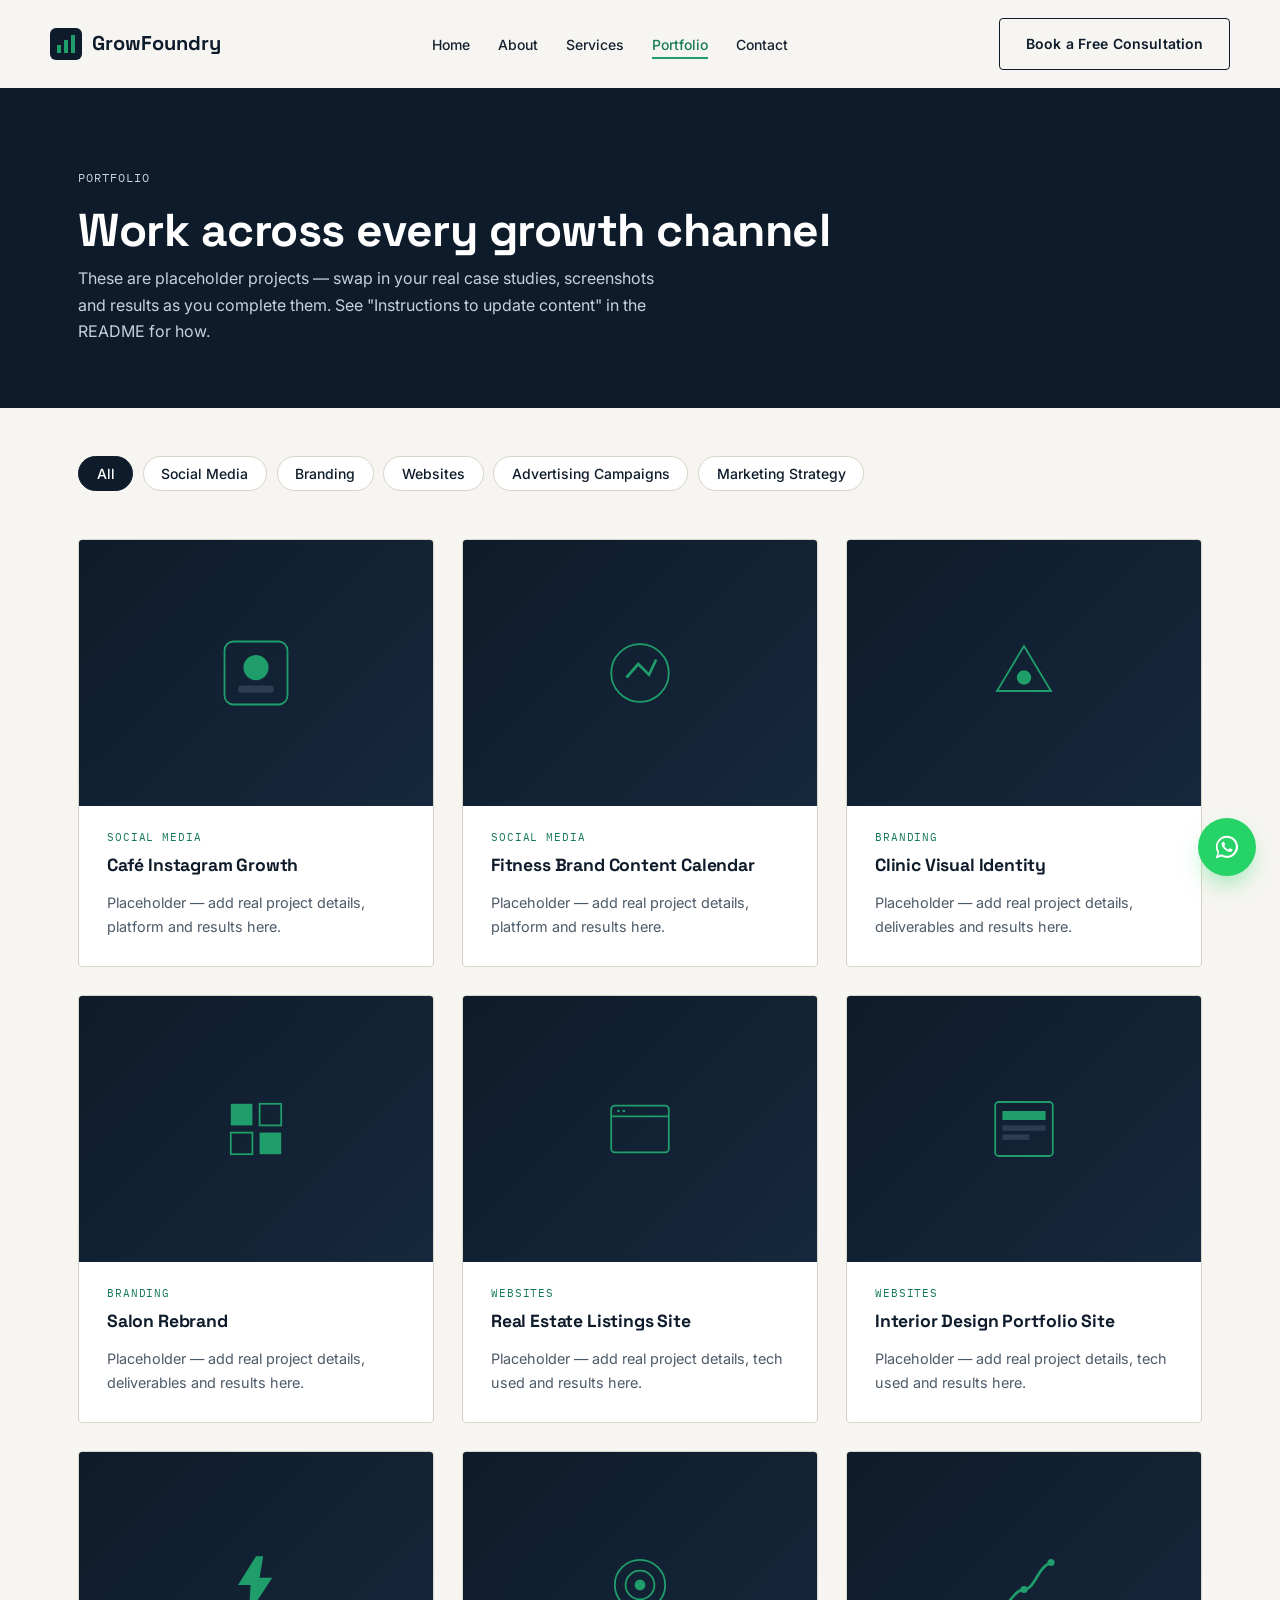
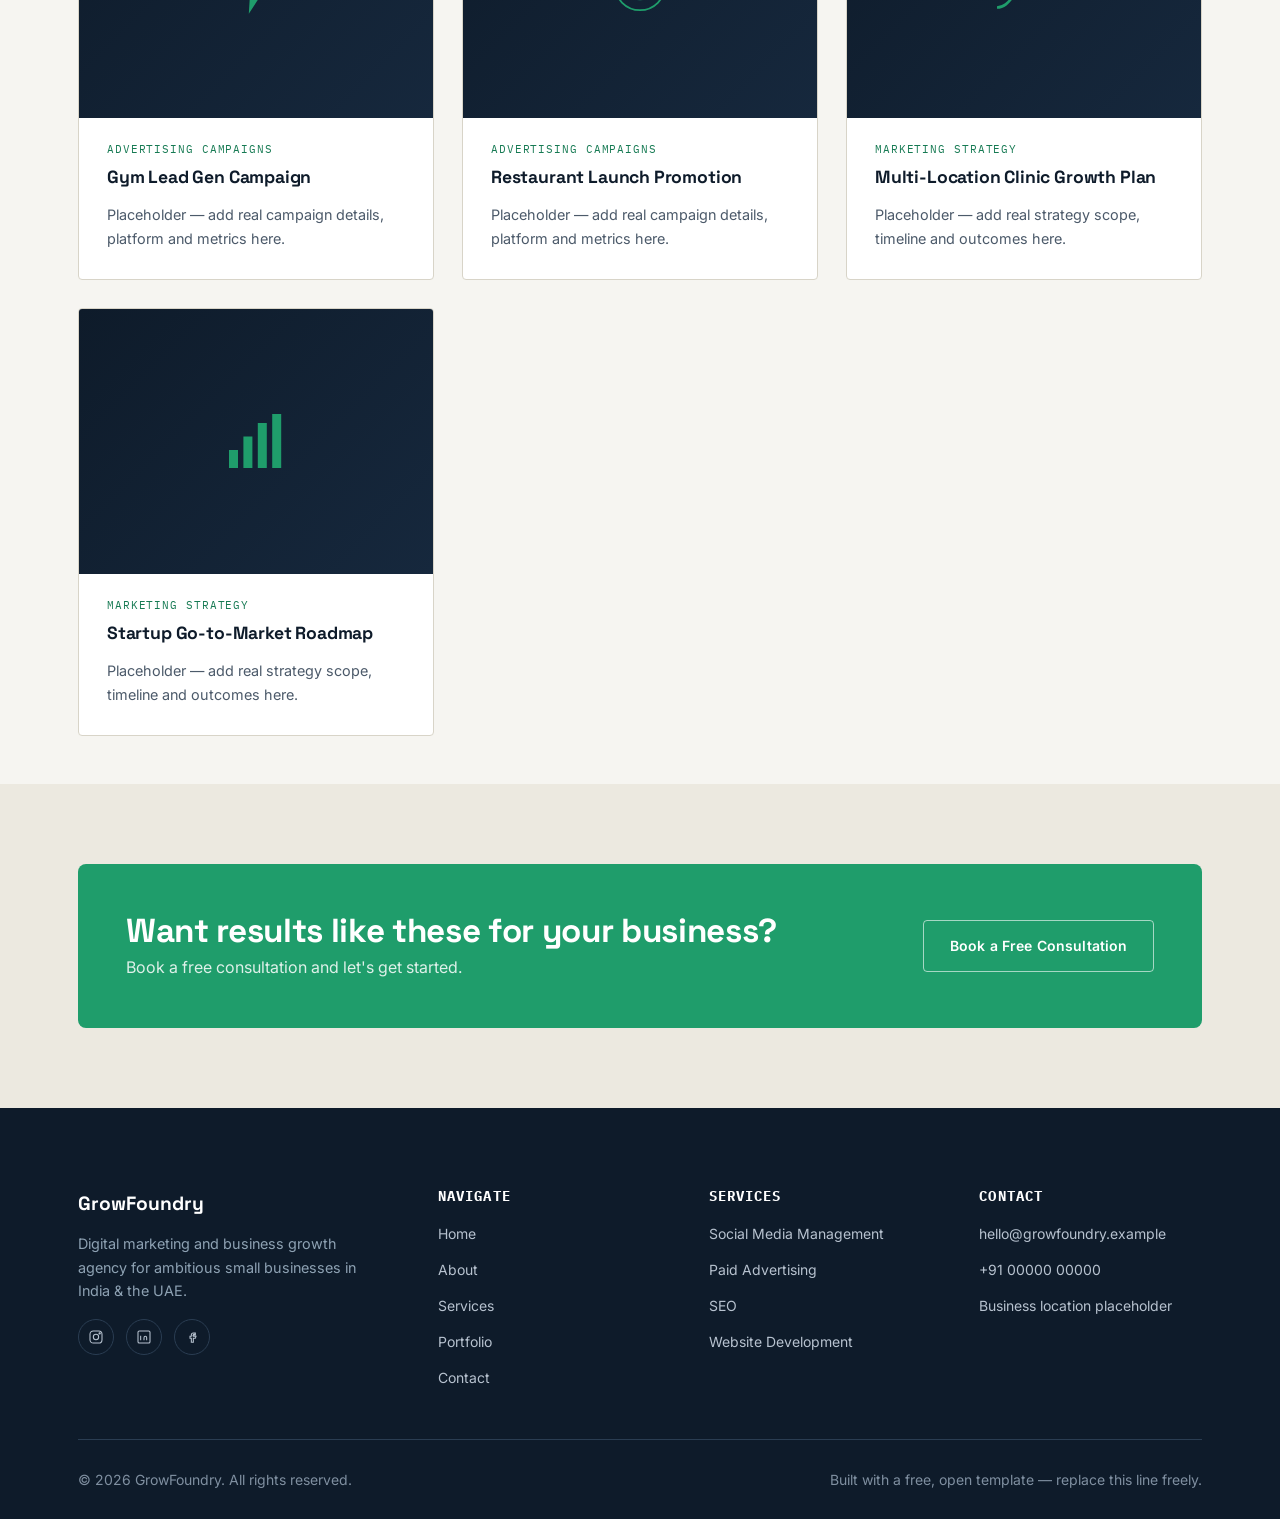
<file: portfolio.html>
<!DOCTYPE html>
<html lang="en">
<head>
  <meta charset="UTF-8" />
  <meta name="viewport" content="width=device-width, initial-scale=1.0" />
  <title>Portfolio | GrowFoundry Digital Marketing Agency</title>
  <meta name="description" content="Browse GrowFoundry's project categories across social media, branding, websites, advertising campaigns and marketing strategy. Replace with real case studies anytime." />
  <link rel="icon" href="assets/images/favicon.svg" type="image/svg+xml" />
  <link rel="preconnect" href="https://fonts.googleapis.com">
  <link rel="preconnect" href="https://fonts.gstatic.com" crossorigin>
  <link href="https://fonts.googleapis.com/css2?family=Space+Grotesk:wght@500;700&family=Inter:wght@400;500;600&family=IBM+Plex+Mono:wght@500&display=swap" rel="stylesheet">
  <link rel="stylesheet" href="css/style.css" />
</head>
<body>

  <header class="site-header">
    <div class="container nav">
      <a href="index.html" class="nav-logo">
        <svg class="mark" viewBox="0 0 32 32" fill="none" xmlns="http://www.w3.org/2000/svg">
          <rect width="32" height="32" rx="6" fill="#0E1B2A"/>
          <rect x="7" y="17" width="4" height="8" fill="#1F9D6B"/>
          <rect x="14" y="12" width="4" height="13" fill="#1F9D6B"/>
          <rect x="21" y="7" width="4" height="18" fill="#1F9D6B"/>
        </svg>
        GrowFoundry
      </a>
      <nav>
        <ul class="nav-links">
          <li><a href="index.html">Home</a></li>
          <li><a href="about.html">About</a></li>
          <li><a href="services.html">Services</a></li>
          <li><a href="portfolio.html">Portfolio</a></li>
          <li><a href="contact.html">Contact</a></li>
        </ul>
      </nav>
      <div class="nav-cta">
        <a href="contact.html" class="btn btn-secondary">Book a Free Consultation</a>
        <button class="nav-toggle" aria-label="Toggle menu" aria-expanded="false">
          <span></span><span></span><span></span>
        </button>
      </div>
    </div>
  </header>

  <section class="page-hero">
    <div class="container">
      <p class="breadcrumb">Portfolio</p>
      <h1>Work across every growth channel</h1>
      <p>These are placeholder projects — swap in your real case studies, screenshots and results as you complete them. See "Instructions to update content" in the README for how.</p>
    </div>
  </section>

  <section class="section--tight">
    <div class="container">
      <div class="filter-row reveal">
        <button class="filter-btn is-active" data-filter="all">All</button>
        <button class="filter-btn" data-filter="social-media">Social Media</button>
        <button class="filter-btn" data-filter="branding">Branding</button>
        <button class="filter-btn" data-filter="websites">Websites</button>
        <button class="filter-btn" data-filter="advertising">Advertising Campaigns</button>
        <button class="filter-btn" data-filter="strategy">Marketing Strategy</button>
      </div>

      <div class="portfolio-grid">

        <!-- Social Media -->
        <div class="portfolio-card reveal" data-category="social-media">
          <div class="portfolio-thumb">
            <svg viewBox="0 0 80 80" width="72"><rect x="5" y="5" width="70" height="70" rx="10" fill="none" stroke="#1F9D6B" stroke-width="2"/><circle cx="40" cy="34" r="14" fill="#1F9D6B"/><rect x="20" y="54" width="40" height="8" rx="4" fill="#2A3D52"/></svg>
          </div>
          <div class="portfolio-body">
            <span class="portfolio-tag">Social Media</span>
            <h3 style="font-size:1.1rem; margin-top:0.4rem;">Café Instagram Growth</h3>
            <p style="font-size:0.9rem; margin:0;">Placeholder — add real project details, platform and results here.</p>
          </div>
        </div>

        <div class="portfolio-card reveal" data-category="social-media">
          <div class="portfolio-thumb">
            <svg viewBox="0 0 80 80" width="72"><circle cx="40" cy="40" r="32" fill="none" stroke="#1F9D6B" stroke-width="2"/><path d="M25 45 L38 30 L50 42 L58 25" fill="none" stroke="#1F9D6B" stroke-width="3"/></svg>
          </div>
          <div class="portfolio-body">
            <span class="portfolio-tag">Social Media</span>
            <h3 style="font-size:1.1rem; margin-top:0.4rem;">Fitness Brand Content Calendar</h3>
            <p style="font-size:0.9rem; margin:0;">Placeholder — add real project details, platform and results here.</p>
          </div>
        </div>

        <!-- Branding -->
        <div class="portfolio-card reveal" data-category="branding">
          <div class="portfolio-thumb">
            <svg viewBox="0 0 80 80" width="72"><polygon points="40,10 70,60 10,60" fill="none" stroke="#1F9D6B" stroke-width="2"/><circle cx="40" cy="45" r="8" fill="#1F9D6B"/></svg>
          </div>
          <div class="portfolio-body">
            <span class="portfolio-tag">Branding</span>
            <h3 style="font-size:1.1rem; margin-top:0.4rem;">Clinic Visual Identity</h3>
            <p style="font-size:0.9rem; margin:0;">Placeholder — add real project details, deliverables and results here.</p>
          </div>
        </div>

        <div class="portfolio-card reveal" data-category="branding">
          <div class="portfolio-thumb">
            <svg viewBox="0 0 80 80" width="72"><rect x="12" y="12" width="24" height="24" fill="#1F9D6B"/><rect x="44" y="12" width="24" height="24" fill="none" stroke="#1F9D6B" stroke-width="2"/><rect x="12" y="44" width="24" height="24" fill="none" stroke="#1F9D6B" stroke-width="2"/><rect x="44" y="44" width="24" height="24" fill="#1F9D6B"/></svg>
          </div>
          <div class="portfolio-body">
            <span class="portfolio-tag">Branding</span>
            <h3 style="font-size:1.1rem; margin-top:0.4rem;">Salon Rebrand</h3>
            <p style="font-size:0.9rem; margin:0;">Placeholder — add real project details, deliverables and results here.</p>
          </div>
        </div>

        <!-- Websites -->
        <div class="portfolio-card reveal" data-category="websites">
          <div class="portfolio-thumb">
            <svg viewBox="0 0 80 80" width="72"><rect x="8" y="14" width="64" height="52" rx="4" fill="none" stroke="#1F9D6B" stroke-width="2"/><line x1="8" y1="26" x2="72" y2="26" stroke="#1F9D6B" stroke-width="2"/><circle cx="16" cy="20" r="1.5" fill="#1F9D6B"/><circle cx="22" cy="20" r="1.5" fill="#1F9D6B"/></svg>
          </div>
          <div class="portfolio-body">
            <span class="portfolio-tag">Websites</span>
            <h3 style="font-size:1.1rem; margin-top:0.4rem;">Real Estate Listings Site</h3>
            <p style="font-size:0.9rem; margin:0;">Placeholder — add real project details, tech used and results here.</p>
          </div>
        </div>

        <div class="portfolio-card reveal" data-category="websites">
          <div class="portfolio-thumb">
            <svg viewBox="0 0 80 80" width="72"><rect x="8" y="10" width="64" height="60" rx="4" fill="none" stroke="#1F9D6B" stroke-width="2"/><rect x="16" y="20" width="48" height="10" fill="#1F9D6B"/><rect x="16" y="36" width="48" height="6" fill="#2A3D52"/><rect x="16" y="46" width="30" height="6" fill="#2A3D52"/></svg>
          </div>
          <div class="portfolio-body">
            <span class="portfolio-tag">Websites</span>
            <h3 style="font-size:1.1rem; margin-top:0.4rem;">Interior Design Portfolio Site</h3>
            <p style="font-size:0.9rem; margin:0;">Placeholder — add real project details, tech used and results here.</p>
          </div>
        </div>

        <!-- Advertising Campaigns -->
        <div class="portfolio-card reveal" data-category="advertising">
          <div class="portfolio-thumb">
            <svg viewBox="0 0 80 80" width="72"><path d="M40 8 20 40h14l-2 32 26-40H44l4-24Z" fill="#1F9D6B"/></svg>
          </div>
          <div class="portfolio-body">
            <span class="portfolio-tag">Advertising Campaigns</span>
            <h3 style="font-size:1.1rem; margin-top:0.4rem;">Gym Lead Gen Campaign</h3>
            <p style="font-size:0.9rem; margin:0;">Placeholder — add real campaign details, platform and metrics here.</p>
          </div>
        </div>

        <div class="portfolio-card reveal" data-category="advertising">
          <div class="portfolio-thumb">
            <svg viewBox="0 0 80 80" width="72"><circle cx="40" cy="40" r="6" fill="#1F9D6B"/><circle cx="40" cy="40" r="16" fill="none" stroke="#1F9D6B" stroke-width="2"/><circle cx="40" cy="40" r="28" fill="none" stroke="#1F9D6B" stroke-width="2"/></svg>
          </div>
          <div class="portfolio-body">
            <span class="portfolio-tag">Advertising Campaigns</span>
            <h3 style="font-size:1.1rem; margin-top:0.4rem;">Restaurant Launch Promotion</h3>
            <p style="font-size:0.9rem; margin:0;">Placeholder — add real campaign details, platform and metrics here.</p>
          </div>
        </div>

        <!-- Marketing Strategy -->
        <div class="portfolio-card reveal" data-category="strategy">
          <div class="portfolio-thumb">
            <svg viewBox="0 0 80 80" width="72"><path d="M10,65 C25,65 28,45 40,45 C52,45 55,20 70,15" fill="none" stroke="#1F9D6B" stroke-width="3"/><circle cx="40" cy="45" r="4" fill="#1F9D6B"/><circle cx="70" cy="15" r="4" fill="#1F9D6B"/></svg>
          </div>
          <div class="portfolio-body">
            <span class="portfolio-tag">Marketing Strategy</span>
            <h3 style="font-size:1.1rem; margin-top:0.4rem;">Multi-Location Clinic Growth Plan</h3>
            <p style="font-size:0.9rem; margin:0;">Placeholder — add real strategy scope, timeline and outcomes here.</p>
          </div>
        </div>

        <div class="portfolio-card reveal" data-category="strategy">
          <div class="portfolio-thumb">
            <svg viewBox="0 0 80 80" width="72"><rect x="10" y="50" width="10" height="20" fill="#1F9D6B"/><rect x="26" y="35" width="10" height="35" fill="#1F9D6B"/><rect x="42" y="20" width="10" height="50" fill="#1F9D6B"/><rect x="58" y="10" width="10" height="60" fill="#1F9D6B"/></svg>
          </div>
          <div class="portfolio-body">
            <span class="portfolio-tag">Marketing Strategy</span>
            <h3 style="font-size:1.1rem; margin-top:0.4rem;">Startup Go-to-Market Roadmap</h3>
            <p style="font-size:0.9rem; margin:0;">Placeholder — add real strategy scope, timeline and outcomes here.</p>
          </div>
        </div>

      </div>
    </div>
  </section>

  <section class="section section--dim">
    <div class="container">
      <div class="cta-banner reveal">
        <div>
          <h2>Want results like these for your business?</h2>
          <p>Book a free consultation and let's get started.</p>
        </div>
        <a href="contact.html" class="btn btn-secondary">Book a Free Consultation</a>
      </div>
    </div>
  </section>

  <footer class="site-footer">
    <div class="container">
      <div class="footer-grid">
        <div>
          <span class="footer-logo">GrowFoundry</span>
          <p style="color:#8ea2b3; font-size: 0.9rem;">Digital marketing and business growth agency for ambitious small businesses in India &amp; the UAE.</p>
          <div class="social-row" style="margin-top: 1rem;">
            <a href="#" aria-label="Instagram"><svg viewBox="0 0 24 24" fill="none" stroke="currentColor" stroke-width="1.6" style="color:#b7c2cf"><rect x="3" y="3" width="18" height="18" rx="5"/><circle cx="12" cy="12" r="4"/><circle cx="17.5" cy="6.5" r="1"/></svg></a>
            <a href="#" aria-label="LinkedIn"><svg viewBox="0 0 24 24" fill="none" stroke="currentColor" stroke-width="1.6" style="color:#b7c2cf"><rect x="3" y="3" width="18" height="18" rx="2"/><path d="M7 10v7M7 7v.01M12 17v-4a2 2 0 0 1 4 0v4M12 13v4"/></svg></a>
            <a href="#" aria-label="Facebook"><svg viewBox="0 0 24 24" fill="none" stroke="currentColor" stroke-width="1.6" style="color:#b7c2cf"><path d="M14 9h3V6h-3a3 3 0 0 0-3 3v2H9v3h2v6h3v-6h3l1-3h-4V9a1 1 0 0 1 1-1Z"/></svg></a>
          </div>
        </div>
        <div>
          <h4>Navigate</h4>
          <ul>
            <li><a href="index.html">Home</a></li>
            <li><a href="about.html">About</a></li>
            <li><a href="services.html">Services</a></li>
            <li><a href="portfolio.html">Portfolio</a></li>
            <li><a href="contact.html">Contact</a></li>
          </ul>
        </div>
        <div>
          <h4>Services</h4>
          <ul>
            <li><a href="services.html#social-media">Social Media Management</a></li>
            <li><a href="services.html#paid-advertising">Paid Advertising</a></li>
            <li><a href="services.html#seo">SEO</a></li>
            <li><a href="services.html#website">Website Development</a></li>
          </ul>
        </div>
        <div>
          <h4>Contact</h4>
          <ul>
            <li><a href="mailto:hello@growfoundry.example">hello@growfoundry.example</a></li>
            <li><a href="tel:+910000000000">+91 00000 00000</a></li>
            <li><a href="contact.html">Business location placeholder</a></li>
          </ul>
        </div>
      </div>
      <div class="footer-bottom">
        <span>&copy; <span id="year"></span> GrowFoundry. All rights reserved.</span>
        <span>Built with a free, open template — replace this line freely.</span>
      </div>
    </div>
  </footer>

  <a href="https://wa.me/910000000000" class="whatsapp-float" target="_blank" rel="noopener" aria-label="Chat on WhatsApp">
    <svg viewBox="0 0 32 32"><path d="M16 3C9 3 3.3 8.7 3.3 15.7c0 2.5.7 4.8 1.9 6.8L3 29l6.7-2.1c1.9 1 4.1 1.6 6.3 1.6 7 0 12.7-5.7 12.7-12.7C28.7 8.7 23 3 16 3Zm0 23.1c-2 0-3.9-.5-5.6-1.5l-.4-.2-4 1.2 1.2-3.9-.3-.4a10.4 10.4 0 0 1-1.6-5.6c0-5.8 4.7-10.4 10.4-10.4 5.8 0 10.4 4.7 10.4 10.4 0 5.8-4.7 10.4-10.4 10.4Zm5.7-7.8c-.3-.2-1.8-.9-2.1-1-.3-.1-.5-.2-.7.2-.2.3-.8 1-1 1.2-.2.2-.4.2-.7.1-.3-.2-1.3-.5-2.5-1.6-.9-.8-1.5-1.8-1.7-2.1-.2-.3 0-.5.1-.7.1-.1.3-.4.5-.5.1-.2.2-.3.3-.5.1-.2 0-.4 0-.5 0-.2-.7-1.7-1-2.3-.2-.6-.5-.5-.7-.5h-.6c-.2 0-.5.1-.8.4-.3.3-1 1-1 2.5s1.1 2.9 1.2 3.1c.1.2 2.2 3.4 5.3 4.7.7.3 1.3.5 1.8.7.7.2 1.4.2 1.9.1.6-.1 1.8-.7 2-1.4.3-.7.3-1.3.2-1.4-.1-.2-.3-.2-.6-.4Z"/></svg>
  </a>

  <script src="js/main.js"></script>
  <script>document.getElementById("year").textContent = new Date().getFullYear();</script>
</body>
</html>
</file>
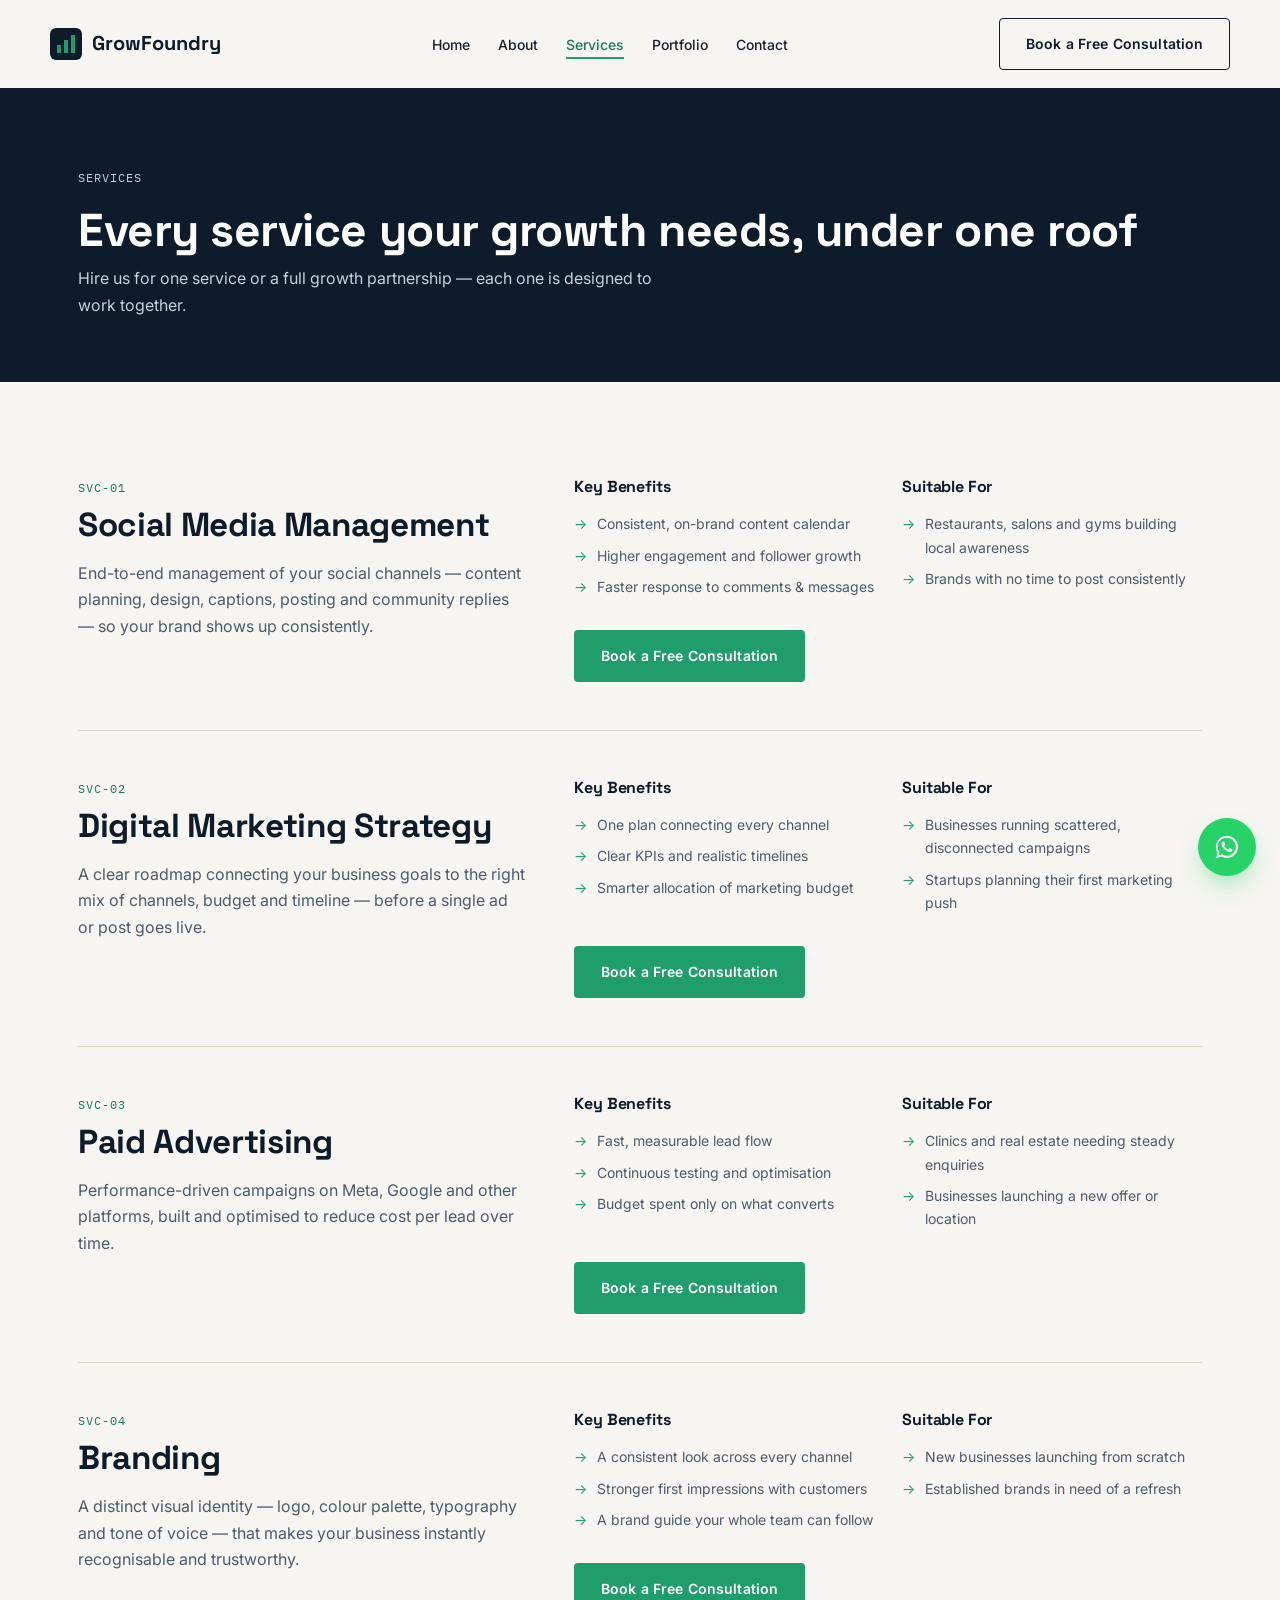
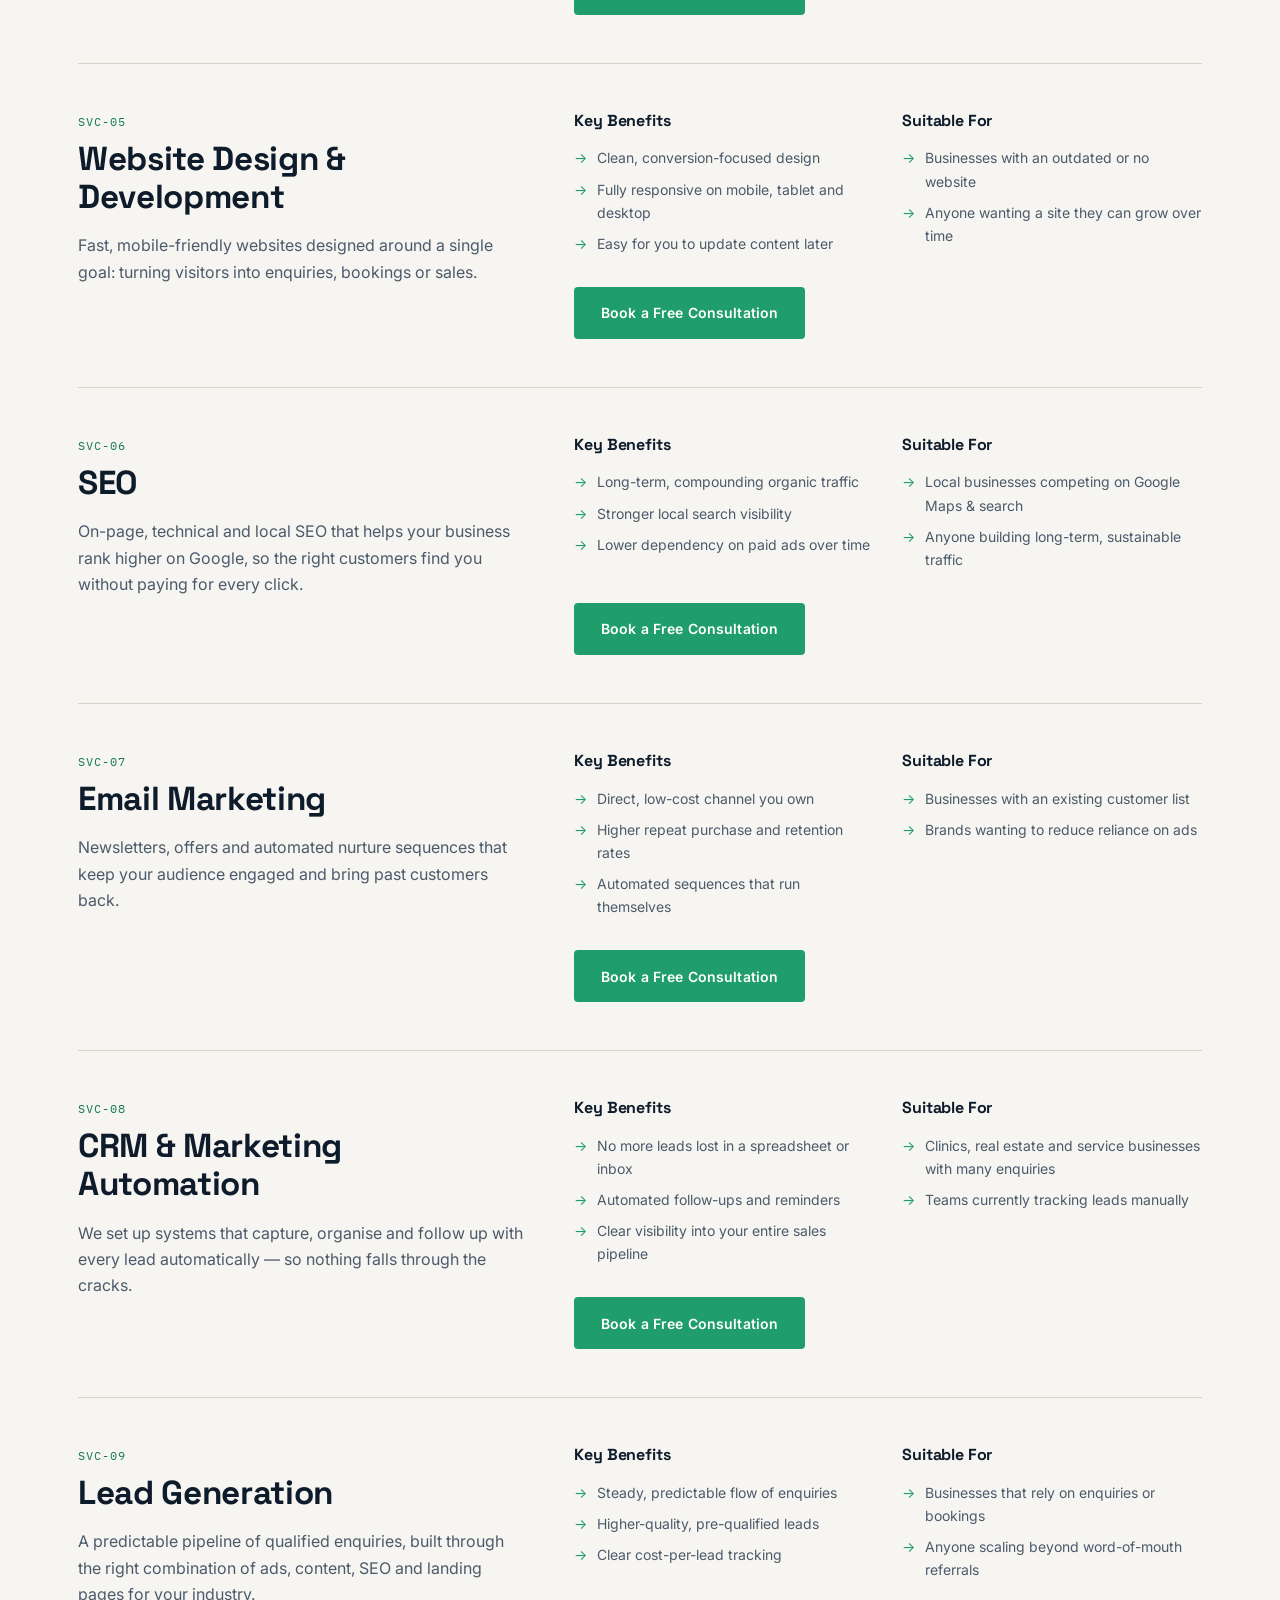
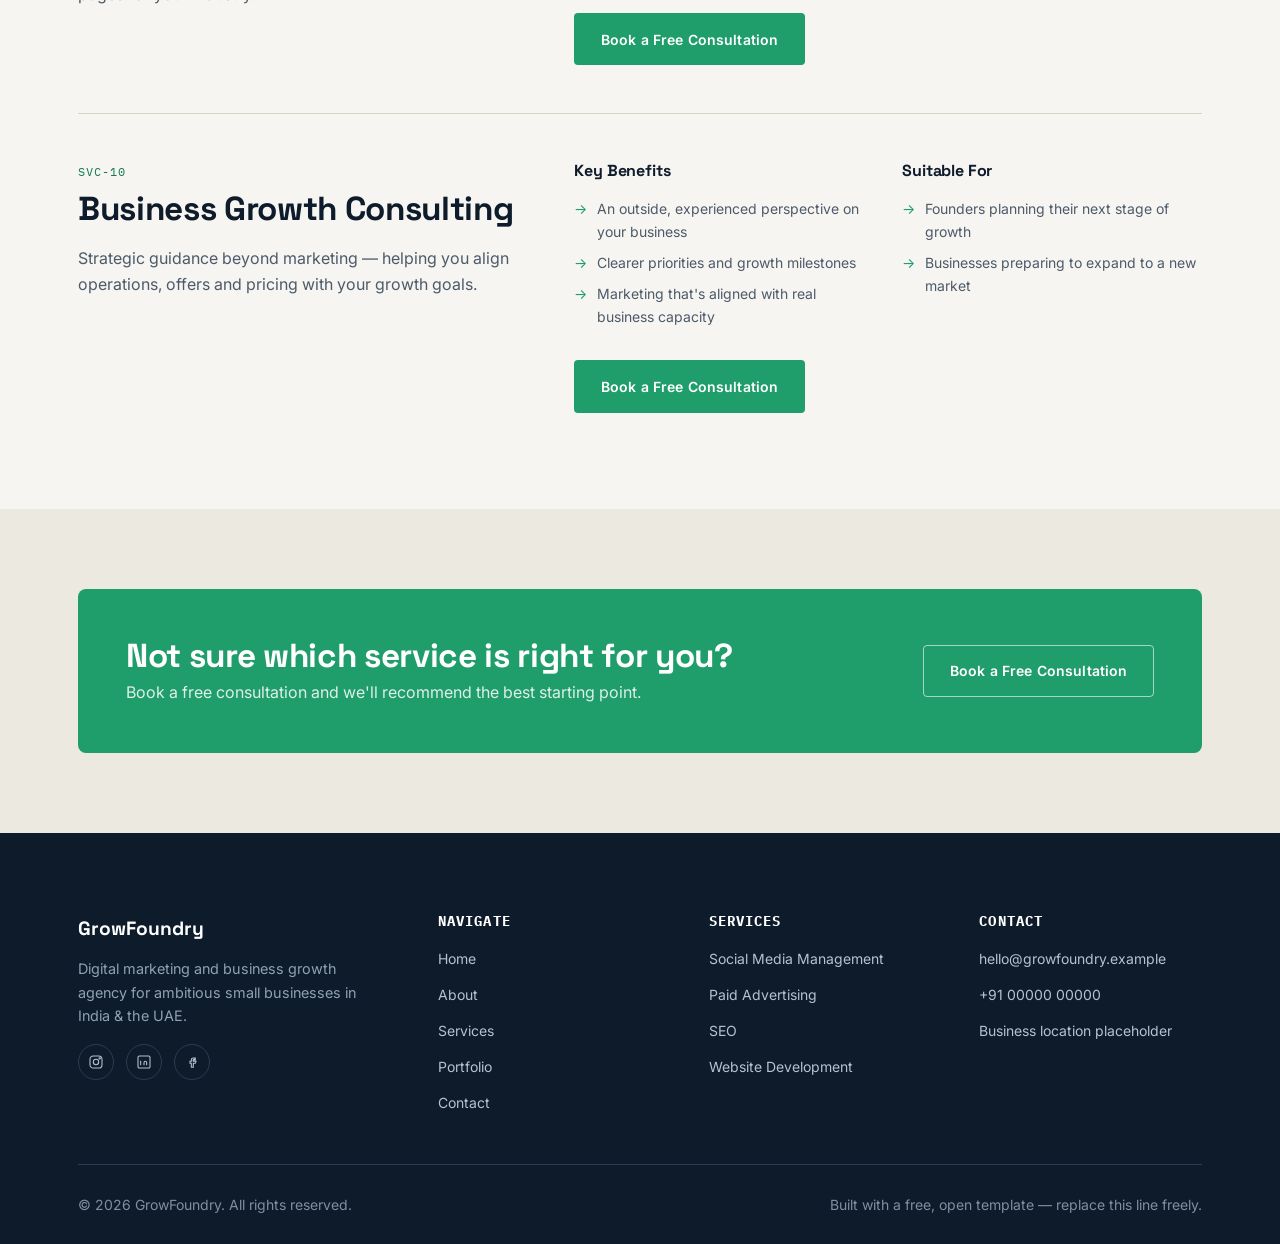
<file: services.html>
<!DOCTYPE html>
<html lang="en">
<head>
  <meta charset="UTF-8" />
  <meta name="viewport" content="width=device-width, initial-scale=1.0" />
  <title>Services | GrowFoundry Digital Marketing Agency</title>
  <meta name="description" content="Explore GrowFoundry's full range of services: social media, paid advertising, branding, website development, SEO, email marketing, CRM automation, lead generation and growth consulting." />
  <link rel="icon" href="assets/images/favicon.svg" type="image/svg+xml" />
  <link rel="preconnect" href="https://fonts.googleapis.com">
  <link rel="preconnect" href="https://fonts.gstatic.com" crossorigin>
  <link href="https://fonts.googleapis.com/css2?family=Space+Grotesk:wght@500;700&family=Inter:wght@400;500;600&family=IBM+Plex+Mono:wght@500&display=swap" rel="stylesheet">
  <link rel="stylesheet" href="css/style.css" />
</head>
<body>

  <header class="site-header">
    <div class="container nav">
      <a href="index.html" class="nav-logo">
        <svg class="mark" viewBox="0 0 32 32" fill="none" xmlns="http://www.w3.org/2000/svg">
          <rect width="32" height="32" rx="6" fill="#0E1B2A"/>
          <rect x="7" y="17" width="4" height="8" fill="#1F9D6B"/>
          <rect x="14" y="12" width="4" height="13" fill="#1F9D6B"/>
          <rect x="21" y="7" width="4" height="18" fill="#1F9D6B"/>
        </svg>
        GrowFoundry
      </a>
      <nav>
        <ul class="nav-links">
          <li><a href="index.html">Home</a></li>
          <li><a href="about.html">About</a></li>
          <li><a href="services.html">Services</a></li>
          <li><a href="portfolio.html">Portfolio</a></li>
          <li><a href="contact.html">Contact</a></li>
        </ul>
      </nav>
      <div class="nav-cta">
        <a href="contact.html" class="btn btn-secondary">Book a Free Consultation</a>
        <button class="nav-toggle" aria-label="Toggle menu" aria-expanded="false">
          <span></span><span></span><span></span>
        </button>
      </div>
    </div>
  </header>

  <section class="page-hero">
    <div class="container">
      <p class="breadcrumb">Services</p>
      <h1>Every service your growth needs, under one roof</h1>
      <p>Hire us for one service or a full growth partnership — each one is designed to work together.</p>
    </div>
  </section>

  <section class="section--tight">
    <div class="container">

      <!-- 1. Social Media Management -->
      <div id="social-media" class="service-block">
        <div class="service-layout">
          <div>
            <span class="card-code">SVC-01</span>
            <h2>Social Media Management</h2>
            <p>End-to-end management of your social channels — content planning, design, captions, posting and community replies — so your brand shows up consistently.</p>
          </div>
          <div>
            <div class="service-columns">
              <div>
                <h3 style="font-size:1rem;">Key Benefits</h3>
                <ul class="service-meta-list">
                  <li>Consistent, on-brand content calendar</li>
                  <li>Higher engagement and follower growth</li>
                  <li>Faster response to comments &amp; messages</li>
                </ul>
              </div>
              <div>
                <h3 style="font-size:1rem;">Suitable For</h3>
                <ul class="service-meta-list">
                  <li>Restaurants, salons and gyms building local awareness</li>
                  <li>Brands with no time to post consistently</li>
                </ul>
              </div>
            </div>
            <a href="contact.html?service=Social+Media+Management" class="btn btn-primary" style="margin-top:1rem;">Book a Free Consultation</a>
          </div>
        </div>
      </div>

      <!-- 2. Digital Marketing Strategy -->
      <div id="digital-marketing-strategy" class="service-block">
        <div class="service-layout">
          <div>
            <span class="card-code">SVC-02</span>
            <h2>Digital Marketing Strategy</h2>
            <p>A clear roadmap connecting your business goals to the right mix of channels, budget and timeline — before a single ad or post goes live.</p>
          </div>
          <div>
            <div class="service-columns">
              <div>
                <h3 style="font-size:1rem;">Key Benefits</h3>
                <ul class="service-meta-list">
                  <li>One plan connecting every channel</li>
                  <li>Clear KPIs and realistic timelines</li>
                  <li>Smarter allocation of marketing budget</li>
                </ul>
              </div>
              <div>
                <h3 style="font-size:1rem;">Suitable For</h3>
                <ul class="service-meta-list">
                  <li>Businesses running scattered, disconnected campaigns</li>
                  <li>Startups planning their first marketing push</li>
                </ul>
              </div>
            </div>
            <a href="contact.html?service=Digital+Marketing+Strategy" class="btn btn-primary" style="margin-top:1rem;">Book a Free Consultation</a>
          </div>
        </div>
      </div>

      <!-- 3. Paid Advertising -->
      <div id="paid-advertising" class="service-block">
        <div class="service-layout">
          <div>
            <span class="card-code">SVC-03</span>
            <h2>Paid Advertising</h2>
            <p>Performance-driven campaigns on Meta, Google and other platforms, built and optimised to reduce cost per lead over time.</p>
          </div>
          <div>
            <div class="service-columns">
              <div>
                <h3 style="font-size:1rem;">Key Benefits</h3>
                <ul class="service-meta-list">
                  <li>Fast, measurable lead flow</li>
                  <li>Continuous testing and optimisation</li>
                  <li>Budget spent only on what converts</li>
                </ul>
              </div>
              <div>
                <h3 style="font-size:1rem;">Suitable For</h3>
                <ul class="service-meta-list">
                  <li>Clinics and real estate needing steady enquiries</li>
                  <li>Businesses launching a new offer or location</li>
                </ul>
              </div>
            </div>
            <a href="contact.html?service=Paid+Advertising" class="btn btn-primary" style="margin-top:1rem;">Book a Free Consultation</a>
          </div>
        </div>
      </div>

      <!-- 4. Branding -->
      <div id="branding" class="service-block">
        <div class="service-layout">
          <div>
            <span class="card-code">SVC-04</span>
            <h2>Branding</h2>
            <p>A distinct visual identity — logo, colour palette, typography and tone of voice — that makes your business instantly recognisable and trustworthy.</p>
          </div>
          <div>
            <div class="service-columns">
              <div>
                <h3 style="font-size:1rem;">Key Benefits</h3>
                <ul class="service-meta-list">
                  <li>A consistent look across every channel</li>
                  <li>Stronger first impressions with customers</li>
                  <li>A brand guide your whole team can follow</li>
                </ul>
              </div>
              <div>
                <h3 style="font-size:1rem;">Suitable For</h3>
                <ul class="service-meta-list">
                  <li>New businesses launching from scratch</li>
                  <li>Established brands in need of a refresh</li>
                </ul>
              </div>
            </div>
            <a href="contact.html?service=Branding" class="btn btn-primary" style="margin-top:1rem;">Book a Free Consultation</a>
          </div>
        </div>
      </div>

      <!-- 5. Website Design & Development -->
      <div id="website" class="service-block">
        <div class="service-layout">
          <div>
            <span class="card-code">SVC-05</span>
            <h2>Website Design &amp; Development</h2>
            <p>Fast, mobile-friendly websites designed around a single goal: turning visitors into enquiries, bookings or sales.</p>
          </div>
          <div>
            <div class="service-columns">
              <div>
                <h3 style="font-size:1rem;">Key Benefits</h3>
                <ul class="service-meta-list">
                  <li>Clean, conversion-focused design</li>
                  <li>Fully responsive on mobile, tablet and desktop</li>
                  <li>Easy for you to update content later</li>
                </ul>
              </div>
              <div>
                <h3 style="font-size:1rem;">Suitable For</h3>
                <ul class="service-meta-list">
                  <li>Businesses with an outdated or no website</li>
                  <li>Anyone wanting a site they can grow over time</li>
                </ul>
              </div>
            </div>
            <a href="contact.html?service=Website+Design" class="btn btn-primary" style="margin-top:1rem;">Book a Free Consultation</a>
          </div>
        </div>
      </div>

      <!-- 6. SEO -->
      <div id="seo" class="service-block">
        <div class="service-layout">
          <div>
            <span class="card-code">SVC-06</span>
            <h2>SEO</h2>
            <p>On-page, technical and local SEO that helps your business rank higher on Google, so the right customers find you without paying for every click.</p>
          </div>
          <div>
            <div class="service-columns">
              <div>
                <h3 style="font-size:1rem;">Key Benefits</h3>
                <ul class="service-meta-list">
                  <li>Long-term, compounding organic traffic</li>
                  <li>Stronger local search visibility</li>
                  <li>Lower dependency on paid ads over time</li>
                </ul>
              </div>
              <div>
                <h3 style="font-size:1rem;">Suitable For</h3>
                <ul class="service-meta-list">
                  <li>Local businesses competing on Google Maps &amp; search</li>
                  <li>Anyone building long-term, sustainable traffic</li>
                </ul>
              </div>
            </div>
            <a href="contact.html?service=SEO" class="btn btn-primary" style="margin-top:1rem;">Book a Free Consultation</a>
          </div>
        </div>
      </div>

      <!-- 7. Email Marketing -->
      <div id="email-marketing" class="service-block">
        <div class="service-layout">
          <div>
            <span class="card-code">SVC-07</span>
            <h2>Email Marketing</h2>
            <p>Newsletters, offers and automated nurture sequences that keep your audience engaged and bring past customers back.</p>
          </div>
          <div>
            <div class="service-columns">
              <div>
                <h3 style="font-size:1rem;">Key Benefits</h3>
                <ul class="service-meta-list">
                  <li>Direct, low-cost channel you own</li>
                  <li>Higher repeat purchase and retention rates</li>
                  <li>Automated sequences that run themselves</li>
                </ul>
              </div>
              <div>
                <h3 style="font-size:1rem;">Suitable For</h3>
                <ul class="service-meta-list">
                  <li>Businesses with an existing customer list</li>
                  <li>Brands wanting to reduce reliance on ads</li>
                </ul>
              </div>
            </div>
            <a href="contact.html?service=Email+Marketing" class="btn btn-primary" style="margin-top:1rem;">Book a Free Consultation</a>
          </div>
        </div>
      </div>

      <!-- 8. CRM & Marketing Automation -->
      <div id="crm-automation" class="service-block">
        <div class="service-layout">
          <div>
            <span class="card-code">SVC-08</span>
            <h2>CRM &amp; Marketing Automation</h2>
            <p>We set up systems that capture, organise and follow up with every lead automatically — so nothing falls through the cracks.</p>
          </div>
          <div>
            <div class="service-columns">
              <div>
                <h3 style="font-size:1rem;">Key Benefits</h3>
                <ul class="service-meta-list">
                  <li>No more leads lost in a spreadsheet or inbox</li>
                  <li>Automated follow-ups and reminders</li>
                  <li>Clear visibility into your entire sales pipeline</li>
                </ul>
              </div>
              <div>
                <h3 style="font-size:1rem;">Suitable For</h3>
                <ul class="service-meta-list">
                  <li>Clinics, real estate and service businesses with many enquiries</li>
                  <li>Teams currently tracking leads manually</li>
                </ul>
              </div>
            </div>
            <a href="contact.html?service=CRM+Automation" class="btn btn-primary" style="margin-top:1rem;">Book a Free Consultation</a>
          </div>
        </div>
      </div>

      <!-- 9. Lead Generation -->
      <div id="lead-generation" class="service-block">
        <div class="service-layout">
          <div>
            <span class="card-code">SVC-09</span>
            <h2>Lead Generation</h2>
            <p>A predictable pipeline of qualified enquiries, built through the right combination of ads, content, SEO and landing pages for your industry.</p>
          </div>
          <div>
            <div class="service-columns">
              <div>
                <h3 style="font-size:1rem;">Key Benefits</h3>
                <ul class="service-meta-list">
                  <li>Steady, predictable flow of enquiries</li>
                  <li>Higher-quality, pre-qualified leads</li>
                  <li>Clear cost-per-lead tracking</li>
                </ul>
              </div>
              <div>
                <h3 style="font-size:1rem;">Suitable For</h3>
                <ul class="service-meta-list">
                  <li>Businesses that rely on enquiries or bookings</li>
                  <li>Anyone scaling beyond word-of-mouth referrals</li>
                </ul>
              </div>
            </div>
            <a href="contact.html?service=Lead+Generation" class="btn btn-primary" style="margin-top:1rem;">Book a Free Consultation</a>
          </div>
        </div>
      </div>

      <!-- 10. Business Growth Consulting -->
      <div id="business-consulting" class="service-block">
        <div class="service-layout">
          <div>
            <span class="card-code">SVC-10</span>
            <h2>Business Growth Consulting</h2>
            <p>Strategic guidance beyond marketing — helping you align operations, offers and pricing with your growth goals.</p>
          </div>
          <div>
            <div class="service-columns">
              <div>
                <h3 style="font-size:1rem;">Key Benefits</h3>
                <ul class="service-meta-list">
                  <li>An outside, experienced perspective on your business</li>
                  <li>Clearer priorities and growth milestones</li>
                  <li>Marketing that's aligned with real business capacity</li>
                </ul>
              </div>
              <div>
                <h3 style="font-size:1rem;">Suitable For</h3>
                <ul class="service-meta-list">
                  <li>Founders planning their next stage of growth</li>
                  <li>Businesses preparing to expand to a new market</li>
                </ul>
              </div>
            </div>
            <a href="contact.html?service=Business+Growth+Consulting" class="btn btn-primary" style="margin-top:1rem;">Book a Free Consultation</a>
          </div>
        </div>
      </div>

    </div>
  </section>

  <section class="section section--dim">
    <div class="container">
      <div class="cta-banner reveal">
        <div>
          <h2>Not sure which service is right for you?</h2>
          <p>Book a free consultation and we'll recommend the best starting point.</p>
        </div>
        <a href="contact.html" class="btn btn-secondary">Book a Free Consultation</a>
      </div>
    </div>
  </section>

  <footer class="site-footer">
    <div class="container">
      <div class="footer-grid">
        <div>
          <span class="footer-logo">GrowFoundry</span>
          <p style="color:#8ea2b3; font-size: 0.9rem;">Digital marketing and business growth agency for ambitious small businesses in India &amp; the UAE.</p>
          <div class="social-row" style="margin-top: 1rem;">
            <a href="#" aria-label="Instagram"><svg viewBox="0 0 24 24" fill="none" stroke="currentColor" stroke-width="1.6" style="color:#b7c2cf"><rect x="3" y="3" width="18" height="18" rx="5"/><circle cx="12" cy="12" r="4"/><circle cx="17.5" cy="6.5" r="1"/></svg></a>
            <a href="#" aria-label="LinkedIn"><svg viewBox="0 0 24 24" fill="none" stroke="currentColor" stroke-width="1.6" style="color:#b7c2cf"><rect x="3" y="3" width="18" height="18" rx="2"/><path d="M7 10v7M7 7v.01M12 17v-4a2 2 0 0 1 4 0v4M12 13v4"/></svg></a>
            <a href="#" aria-label="Facebook"><svg viewBox="0 0 24 24" fill="none" stroke="currentColor" stroke-width="1.6" style="color:#b7c2cf"><path d="M14 9h3V6h-3a3 3 0 0 0-3 3v2H9v3h2v6h3v-6h3l1-3h-4V9a1 1 0 0 1 1-1Z"/></svg></a>
          </div>
        </div>
        <div>
          <h4>Navigate</h4>
          <ul>
            <li><a href="index.html">Home</a></li>
            <li><a href="about.html">About</a></li>
            <li><a href="services.html">Services</a></li>
            <li><a href="portfolio.html">Portfolio</a></li>
            <li><a href="contact.html">Contact</a></li>
          </ul>
        </div>
        <div>
          <h4>Services</h4>
          <ul>
            <li><a href="services.html#social-media">Social Media Management</a></li>
            <li><a href="services.html#paid-advertising">Paid Advertising</a></li>
            <li><a href="services.html#seo">SEO</a></li>
            <li><a href="services.html#website">Website Development</a></li>
          </ul>
        </div>
        <div>
          <h4>Contact</h4>
          <ul>
            <li><a href="mailto:hello@growfoundry.example">hello@growfoundry.example</a></li>
            <li><a href="tel:+910000000000">+91 00000 00000</a></li>
            <li><a href="contact.html">Business location placeholder</a></li>
          </ul>
        </div>
      </div>
      <div class="footer-bottom">
        <span>&copy; <span id="year"></span> GrowFoundry. All rights reserved.</span>
        <span>Built with a free, open template — replace this line freely.</span>
      </div>
    </div>
  </footer>

  <a href="https://wa.me/910000000000" class="whatsapp-float" target="_blank" rel="noopener" aria-label="Chat on WhatsApp">
    <svg viewBox="0 0 32 32"><path d="M16 3C9 3 3.3 8.7 3.3 15.7c0 2.5.7 4.8 1.9 6.8L3 29l6.7-2.1c1.9 1 4.1 1.6 6.3 1.6 7 0 12.7-5.7 12.7-12.7C28.7 8.7 23 3 16 3Zm0 23.1c-2 0-3.9-.5-5.6-1.5l-.4-.2-4 1.2 1.2-3.9-.3-.4a10.4 10.4 0 0 1-1.6-5.6c0-5.8 4.7-10.4 10.4-10.4 5.8 0 10.4 4.7 10.4 10.4 0 5.8-4.7 10.4-10.4 10.4Zm5.7-7.8c-.3-.2-1.8-.9-2.1-1-.3-.1-.5-.2-.7.2-.2.3-.8 1-1 1.2-.2.2-.4.2-.7.1-.3-.2-1.3-.5-2.5-1.6-.9-.8-1.5-1.8-1.7-2.1-.2-.3 0-.5.1-.7.1-.1.3-.4.5-.5.1-.2.2-.3.3-.5.1-.2 0-.4 0-.5 0-.2-.7-1.7-1-2.3-.2-.6-.5-.5-.7-.5h-.6c-.2 0-.5.1-.8.4-.3.3-1 1-1 2.5s1.1 2.9 1.2 3.1c.1.2 2.2 3.4 5.3 4.7.7.3 1.3.5 1.8.7.7.2 1.4.2 1.9.1.6-.1 1.8-.7 2-1.4.3-.7.3-1.3.2-1.4-.1-.2-.3-.2-.6-.4Z"/></svg>
  </a>

  <script src="js/main.js"></script>
  <script>document.getElementById("year").textContent = new Date().getFullYear();</script>
</body>
</html>
</file>
<file: css/style.css>
/* =========================================================
   GROWFOUNDRY — CORE STYLESHEET
   -----------------------------------------------------------
   Design direction: "Foundry blueprint" — a structural,
   spec-sheet aesthetic (deep navy, warm paper, hairline rules,
   mono labels) crossed with an organic ascending growth-line
   motif that threads through every section divider.
   -----------------------------------------------------------
   HOW THIS FILE IS ORGANISED
   1. Design tokens (colours, type, spacing) — edit these to
      re-skin the entire site from one place.
   2. Reset & base element styles
   3. Layout helpers (container, section, grid)
   4. Components (nav, buttons, cards, forms, footer, etc.)
   5. Page-specific sections
   6. Responsive breakpoints
   ========================================================= */

/* ---------------------------------------------------------
   1. DESIGN TOKENS
   Change a value here and it updates everywhere on the site.
--------------------------------------------------------- */
:root {
  /* Brand colour palette */
  --color-navy: #0e1b2a;          /* Primary — headers, nav, footer */
  --color-navy-light: #16283d;    /* Panels on dark backgrounds */
  --color-paper: #f6f5f1;         /* Secondary — page background */
  --color-paper-dim: #ece9e0;     /* Subtle section tint */
  --color-ink: #16212e;           /* Body text on light backgrounds */
  --color-ink-soft: #4c5a6a;      /* Secondary text */
  --color-accent: #1f9d6b;        /* Accent — growth green */
  --color-accent-dark: #167a53;
  --color-accent-soft: #e4f3ec;   /* Accent tint for backgrounds/badges */
  --color-line: #d8d4c8;          /* Hairline borders (blueprint paper) */
  --color-line-dark: #2a3d52;     /* Hairline borders on navy */
  --color-white: #ffffff;

  /* Typography */
  --font-display: "Space Grotesk", "Segoe UI", sans-serif;
  --font-body: "Inter", "Segoe UI", sans-serif;
  --font-mono: "IBM Plex Mono", "Courier New", monospace;

  /* Type scale */
  --fs-hero: clamp(2.4rem, 5vw, 4.2rem);
  --fs-h1: clamp(2rem, 3.6vw, 3rem);
  --fs-h2: clamp(1.6rem, 2.6vw, 2.2rem);
  --fs-h3: 1.25rem;
  --fs-body: 1rem;
  --fs-small: 0.875rem;
  --fs-eyebrow: 0.75rem;

  /* Spacing */
  --space-xs: 0.5rem;
  --space-sm: 1rem;
  --space-md: 1.75rem;
  --space-lg: 3rem;
  --space-xl: 5rem;
  --space-2xl: 7.5rem;

  /* Shape */
  --radius-sm: 4px;
  --radius-md: 8px;
  --max-width: 1180px;

  /* Motion */
  --ease: cubic-bezier(0.4, 0, 0.2, 1);
  --duration: 0.25s;
}

/* ---------------------------------------------------------
   2. RESET & BASE STYLES
--------------------------------------------------------- */
*,
*::before,
*::after {
  box-sizing: border-box;
}

html {
  scroll-behavior: smooth;
  scroll-padding-top: 90px; /* offsets sticky nav when jumping to anchors */
}

@media (prefers-reduced-motion: reduce) {
  html {
    scroll-behavior: auto;
  }
  *,
  *::before,
  *::after {
    animation-duration: 0.01ms !important;
    animation-iteration-count: 1 !important;
    transition-duration: 0.01ms !important;
  }
}

body {
  margin: 0;
  font-family: var(--font-body);
  font-size: var(--fs-body);
  line-height: 1.65;
  color: var(--color-ink);
  background: var(--color-paper);
  -webkit-font-smoothing: antialiased;
}

img,
svg {
  max-width: 100%;
  display: block;
}

a {
  color: inherit;
  text-decoration: none;
}

h1, h2, h3, h4 {
  font-family: var(--font-display);
  line-height: 1.15;
  margin: 0 0 var(--space-sm);
  letter-spacing: -0.01em;
  color: var(--color-navy);
}

h1 { font-size: var(--fs-h1); }
h2 { font-size: var(--fs-h2); }
h3 { font-size: var(--fs-h3); }

p {
  margin: 0 0 var(--space-sm);
  color: var(--color-ink-soft);
}

ul {
  padding-left: 1.2rem;
}

button {
  font-family: inherit;
  cursor: pointer;
}

input,
textarea,
select {
  font-family: inherit;
  font-size: var(--fs-body);
}

/* Visible keyboard focus everywhere — accessibility floor */
a:focus-visible,
button:focus-visible,
input:focus-visible,
textarea:focus-visible,
select:focus-visible {
  outline: 2px solid var(--color-accent);
  outline-offset: 2px;
}

/* ---------------------------------------------------------
   3. LAYOUT HELPERS
--------------------------------------------------------- */
.container {
  width: 100%;
  max-width: var(--max-width);
  margin: 0 auto;
  padding: 0 var(--space-md);
}

.section {
  padding: var(--space-xl) 0;
}

.section--tight {
  padding: var(--space-lg) 0;
}

.section--dark {
  background: var(--color-navy);
  color: var(--color-paper);
}

.section--dark h2,
.section--dark h3 {
  color: var(--color-white);
}

.section--dark p {
  color: #b7c2cf;
}

.section--dim {
  background: var(--color-paper-dim);
}

.section-head {
  max-width: 640px;
  margin-bottom: var(--space-lg);
}

.eyebrow {
  display: inline-flex;
  align-items: center;
  gap: 0.5rem;
  font-family: var(--font-mono);
  font-size: var(--fs-eyebrow);
  letter-spacing: 0.12em;
  text-transform: uppercase;
  color: var(--color-accent-dark);
  margin-bottom: var(--space-xs);
}

.eyebrow::before {
  content: "";
  width: 18px;
  height: 1px;
  background: var(--color-accent);
}

.section--dark .eyebrow {
  color: var(--color-accent);
}

.grid {
  display: grid;
  gap: var(--space-md);
}

.grid--2 { grid-template-columns: repeat(2, 1fr); }
.grid--3 { grid-template-columns: repeat(3, 1fr); }
.grid--4 { grid-template-columns: repeat(4, 1fr); }

.hairline {
  border: none;
  border-top: 1px solid var(--color-line);
  margin: var(--space-lg) 0;
}

.section--dark .hairline {
  border-top-color: var(--color-line-dark);
}

/* Reveal-on-scroll utility — toggled by js/main.js via IntersectionObserver */
.reveal {
  opacity: 0;
  transform: translateY(16px);
  transition: opacity 0.6s var(--ease), transform 0.6s var(--ease);
}

.reveal.is-visible {
  opacity: 1;
  transform: none;
}

/* ---------------------------------------------------------
   4. COMPONENTS
--------------------------------------------------------- */

/* --- Buttons --- */
.btn {
  display: inline-flex;
  align-items: center;
  justify-content: center;
  gap: 0.5rem;
  padding: 0.85rem 1.6rem;
  border-radius: var(--radius-sm);
  font-weight: 600;
  font-size: var(--fs-small);
  letter-spacing: 0.01em;
  border: 1px solid transparent;
  transition: background var(--duration) var(--ease), color var(--duration) var(--ease), border-color var(--duration) var(--ease), transform var(--duration) var(--ease);
  white-space: nowrap;
}

.btn:hover {
  transform: translateY(-2px);
}

.btn-primary {
  background: var(--color-accent);
  color: var(--color-white);
}

.btn-primary:hover {
  background: var(--color-accent-dark);
}

.btn-secondary {
  background: transparent;
  color: var(--color-navy);
  border-color: var(--color-navy);
}

.btn-secondary:hover {
  background: var(--color-navy);
  color: var(--color-white);
}

.section--dark .btn-secondary {
  color: var(--color-white);
  border-color: var(--color-line-dark);
}

.section--dark .btn-secondary:hover {
  background: var(--color-white);
  color: var(--color-navy);
}

.btn-ghost {
  background: none;
  padding: 0.5rem 0;
  color: var(--color-accent-dark);
  font-family: var(--font-mono);
  font-size: var(--fs-eyebrow);
  letter-spacing: 0.08em;
  text-transform: uppercase;
  border-bottom: 1px solid var(--color-accent);
  border-radius: 0;
}

.btn-ghost:hover {
  color: var(--color-navy);
  border-color: var(--color-navy);
}

.btn-block { width: 100%; }

.cta-row {
  display: flex;
  flex-wrap: wrap;
  gap: var(--space-sm);
  margin-top: var(--space-md);
}

/* --- Site header / navigation --- */
.site-header {
  position: sticky;
  top: 0;
  z-index: 100;
  background: rgba(246, 245, 241, 0.92);
  backdrop-filter: blur(8px);
  border-bottom: 1px solid transparent;
  transition: border-color var(--duration) var(--ease), box-shadow var(--duration) var(--ease);
}

.site-header.is-scrolled {
  border-bottom-color: var(--color-line);
  box-shadow: 0 8px 24px -18px rgba(14, 27, 42, 0.35);
}

.nav {
  display: flex;
  align-items: center;
  justify-content: space-between;
  padding: 1.1rem 0;
}

.nav-logo {
  display: flex;
  align-items: center;
  gap: 0.6rem;
  font-family: var(--font-display);
  font-weight: 700;
  font-size: 1.25rem;
  color: var(--color-navy);
}

.nav-logo .mark {
  width: 32px;
  height: 32px;
}

.nav-links {
  display: flex;
  align-items: center;
  gap: var(--space-md);
  list-style: none;
  margin: 0;
  padding: 0;
}

.nav-links a {
  font-size: var(--fs-small);
  font-weight: 500;
  color: var(--color-ink);
  position: relative;
  padding: 0.25rem 0;
}

.nav-links a::after {
  content: "";
  position: absolute;
  left: 0;
  bottom: -2px;
  width: 0;
  height: 2px;
  background: var(--color-accent);
  transition: width var(--duration) var(--ease);
}

.nav-links a:hover::after,
.nav-links a.is-active::after {
  width: 100%;
}

.nav-links a.is-active {
  color: var(--color-accent-dark);
}

.nav-cta {
  display: flex;
  align-items: center;
  gap: var(--space-sm);
}

.nav-toggle {
  display: none;
  flex-direction: column;
  gap: 5px;
  background: none;
  border: none;
  padding: 0.4rem;
}

.nav-toggle span {
  width: 24px;
  height: 2px;
  background: var(--color-navy);
  transition: transform var(--duration) var(--ease), opacity var(--duration) var(--ease);
}

.nav-toggle[aria-expanded="true"] span:nth-child(1) {
  transform: translateY(7px) rotate(45deg);
}
.nav-toggle[aria-expanded="true"] span:nth-child(2) {
  opacity: 0;
}
.nav-toggle[aria-expanded="true"] span:nth-child(3) {
  transform: translateY(-7px) rotate(-45deg);
}

/* --- Hero --- */
.hero {
  padding: var(--space-2xl) 0 var(--space-lg);
  background: var(--color-navy);
  color: var(--color-white);
  position: relative;
  overflow: hidden;
}

.hero-inner {
  max-width: 760px;
}

.hero h1 {
  color: var(--color-white);
  font-size: var(--fs-hero);
  margin-bottom: var(--space-sm);
}

.hero h1 .accent {
  color: var(--color-accent);
}

.hero p.lead {
  font-size: 1.1rem;
  color: #c7d1db;
  max-width: 560px;
}

/* --- Signature element: the growth line ---
   An ascending line with labelled nodes, used in the hero and
   as a section divider. It is drawn with an SVG path and the
   dash-offset is animated on load for a "plotting" effect. */
.growth-line {
  margin-top: var(--space-xl);
  width: 100%;
  height: auto;
}

.growth-line path.line {
  fill: none;
  stroke: var(--color-accent);
  stroke-width: 2;
  stroke-linecap: round;
  stroke-dasharray: 1500;
  stroke-dashoffset: 1500;
  animation: draw-line 1.8s var(--ease) forwards 0.3s;
}

@media (prefers-reduced-motion: reduce) {
  .growth-line path.line {
    animation: none;
    stroke-dashoffset: 0;
  }
}

@keyframes draw-line {
  to { stroke-dashoffset: 0; }
}

.growth-line circle {
  fill: var(--color-navy);
  stroke: var(--color-accent);
  stroke-width: 2;
}

.growth-line text {
  fill: #c7d1db;
  font-family: var(--font-mono);
  font-size: 11px;
  letter-spacing: 0.04em;
  text-transform: uppercase;
}

.divider-line {
  width: 100%;
  height: auto;
  margin: 0 auto;
  opacity: 0.9;
}

.divider-line path {
  fill: none;
  stroke: var(--color-line);
  stroke-width: 1;
}

.divider-line circle {
  fill: var(--color-accent);
}

/* --- Cards --- */
.card {
  background: var(--color-white);
  border: 1px solid var(--color-line);
  border-top: 3px solid transparent;
  border-radius: var(--radius-sm);
  padding: var(--space-md);
  transition: border-color var(--duration) var(--ease), transform var(--duration) var(--ease), box-shadow var(--duration) var(--ease);
  height: 100%;
}

.card:hover {
  border-top-color: var(--color-accent);
  transform: translateY(-4px);
  box-shadow: 0 20px 40px -28px rgba(14, 27, 42, 0.45);
}

.card .icon {
  width: 40px;
  height: 40px;
  margin-bottom: var(--space-sm);
  color: var(--color-accent);
}

.card h3 {
  margin-bottom: 0.4rem;
}

.card p {
  margin-bottom: var(--space-sm);
}

.card-code {
  font-family: var(--font-mono);
  font-size: var(--fs-eyebrow);
  color: var(--color-accent-dark);
  display: block;
  margin-bottom: 0.5rem;
  letter-spacing: 0.08em;
}

/* --- Process steps --- */
.process-list {
  list-style: none;
  padding: 0;
  margin: 0;
  display: grid;
  grid-template-columns: repeat(5, 1fr);
  gap: var(--space-md);
  counter-reset: step;
}

.process-step {
  border-left: 2px solid var(--color-line-dark);
  padding-left: var(--space-sm);
  position: relative;
}

.process-step::before {
  counter-increment: step;
  content: "0" counter(step);
  font-family: var(--font-mono);
  font-size: var(--fs-eyebrow);
  color: var(--color-accent);
  display: block;
  margin-bottom: 0.4rem;
}

.process-step h3 {
  font-size: 1.05rem;
}

/* --- Industry chips --- */
.chip-grid {
  display: flex;
  flex-wrap: wrap;
  gap: 0.75rem;
}

.chip {
  border: 1px solid var(--color-line);
  border-radius: 999px;
  padding: 0.55rem 1.1rem;
  font-size: var(--fs-small);
  font-weight: 500;
  background: var(--color-white);
  color: var(--color-navy);
  display: inline-flex;
  align-items: center;
  gap: 0.5rem;
}

.chip::before {
  content: "";
  width: 6px;
  height: 6px;
  border-radius: 50%;
  background: var(--color-accent);
}

/* --- Testimonials --- */
.testimonial-card {
  background: var(--color-navy-light);
  border: 1px solid var(--color-line-dark);
  border-radius: var(--radius-sm);
  padding: var(--space-md);
  color: var(--color-white);
}

.testimonial-card .quote-mark {
  font-family: var(--font-display);
  font-size: 2.5rem;
  color: var(--color-accent);
  line-height: 1;
  display: block;
  margin-bottom: 0.5rem;
}

.testimonial-card p {
  color: #d5dde4;
}

.testimonial-card .who {
  font-family: var(--font-mono);
  font-size: var(--fs-eyebrow);
  color: #8ea2b3;
  text-transform: uppercase;
  letter-spacing: 0.06em;
}

.placeholder-tag {
  display: inline-block;
  font-family: var(--font-mono);
  font-size: 0.7rem;
  letter-spacing: 0.08em;
  text-transform: uppercase;
  color: var(--color-accent);
  border: 1px dashed var(--color-accent);
  padding: 0.15rem 0.5rem;
  border-radius: 999px;
  margin-bottom: 0.6rem;
}

/* --- FAQ accordion --- */
.faq-item {
  border-bottom: 1px solid var(--color-line);
}

.faq-question {
  width: 100%;
  background: none;
  border: none;
  text-align: left;
  padding: 1.25rem 0;
  display: flex;
  align-items: center;
  justify-content: space-between;
  gap: 1rem;
  font-family: var(--font-display);
  font-size: 1.05rem;
  color: var(--color-navy);
}

.faq-question .plus {
  flex-shrink: 0;
  width: 20px;
  height: 20px;
  position: relative;
}

.faq-question .plus::before,
.faq-question .plus::after {
  content: "";
  position: absolute;
  background: var(--color-accent);
  transition: transform var(--duration) var(--ease);
}

.faq-question .plus::before {
  top: 9px; left: 0; width: 20px; height: 2px;
}
.faq-question .plus::after {
  top: 0; left: 9px; width: 2px; height: 20px;
}

.faq-item.is-open .plus::after {
  transform: rotate(90deg);
  opacity: 0;
}

.faq-answer {
  max-height: 0;
  overflow: hidden;
  transition: max-height 0.35s var(--ease);
}

.faq-answer p {
  padding-bottom: 1.25rem;
  margin: 0;
}

/* --- Contact CTA banner --- */
.cta-banner {
  background: var(--color-accent);
  color: var(--color-white);
  border-radius: var(--radius-md);
  padding: var(--space-lg);
  display: flex;
  flex-wrap: wrap;
  align-items: center;
  justify-content: space-between;
  gap: var(--space-md);
}

.cta-banner h2 {
  color: var(--color-white);
  margin-bottom: 0.25rem;
}

.cta-banner p {
  color: rgba(255, 255, 255, 0.85);
  margin: 0;
}

.cta-banner .btn-secondary {
  color: var(--color-white);
  border-color: rgba(255, 255, 255, 0.6);
}

.cta-banner .btn-secondary:hover {
  background: var(--color-white);
  color: var(--color-accent-dark);
}

/* --- Footer --- */
.site-footer {
  background: var(--color-navy);
  color: #b7c2cf;
  padding: var(--space-xl) 0 var(--space-md);
}

.footer-grid {
  display: grid;
  grid-template-columns: 1.4fr 1fr 1fr 1fr;
  gap: var(--space-lg);
  padding-bottom: var(--space-lg);
  border-bottom: 1px solid var(--color-line-dark);
}

.footer-logo {
  font-family: var(--font-display);
  font-weight: 700;
  font-size: 1.2rem;
  color: var(--color-white);
  margin-bottom: 0.75rem;
  display: block;
}

.footer-grid h4 {
  color: var(--color-white);
  font-size: var(--fs-small);
  text-transform: uppercase;
  letter-spacing: 0.08em;
  font-family: var(--font-mono);
  margin-bottom: var(--space-sm);
}

.footer-grid ul {
  list-style: none;
  padding: 0;
  margin: 0;
  display: flex;
  flex-direction: column;
  gap: 0.6rem;
}

.footer-grid a {
  font-size: var(--fs-small);
  color: #b7c2cf;
  transition: color var(--duration) var(--ease);
}

.footer-grid a:hover {
  color: var(--color-accent);
}

.footer-bottom {
  display: flex;
  justify-content: space-between;
  flex-wrap: wrap;
  gap: var(--space-sm);
  padding-top: var(--space-md);
  font-size: var(--fs-small);
  color: #7f8fa0;
}

.social-row {
  display: flex;
  gap: 0.75rem;
}

.social-row a {
  width: 36px;
  height: 36px;
  border: 1px solid var(--color-line-dark);
  border-radius: 50%;
  display: flex;
  align-items: center;
  justify-content: center;
  transition: border-color var(--duration) var(--ease), background var(--duration) var(--ease);
}

.social-row a:hover {
  border-color: var(--color-accent);
  background: var(--color-accent);
}

.social-row svg {
  width: 16px;
  height: 16px;
}

/* --- WhatsApp floating button --- */
.whatsapp-float {
  position: fixed;
  bottom: 24px;
  right: 24px;
  width: 58px;
  height: 58px;
  border-radius: 50%;
  background: #25d366;
  display: flex;
  align-items: center;
  justify-content: center;
  box-shadow: 0 12px 24px -8px rgba(37, 211, 102, 0.55);
  z-index: 200;
  transition: transform var(--duration) var(--ease);
}

.whatsapp-float:hover {
  transform: scale(1.08);
}

.whatsapp-float svg {
  width: 28px;
  height: 28px;
  fill: var(--color-white);
}

/* --- Forms --- */
.form-grid {
  display: grid;
  grid-template-columns: 1fr 1fr;
  gap: var(--space-sm) var(--space-md);
}

.form-field {
  display: flex;
  flex-direction: column;
  gap: 0.4rem;
}

.form-field.full {
  grid-column: 1 / -1;
}

.form-field label {
  font-size: var(--fs-small);
  font-weight: 600;
  color: var(--color-navy);
}

.form-field input,
.form-field select,
.form-field textarea {
  border: 1px solid var(--color-line);
  border-radius: var(--radius-sm);
  padding: 0.75rem 0.9rem;
  background: var(--color-white);
  color: var(--color-ink);
}

.form-field textarea {
  resize: vertical;
  min-height: 120px;
}

.form-note {
  font-size: var(--fs-small);
  color: var(--color-ink-soft);
  margin-top: var(--space-sm);
}

.form-success {
  display: none;
  background: var(--color-accent-soft);
  border: 1px solid var(--color-accent);
  color: var(--color-accent-dark);
  padding: var(--space-sm);
  border-radius: var(--radius-sm);
  margin-top: var(--space-sm);
  font-size: var(--fs-small);
}

.form-success.is-visible {
  display: block;
}

/* --- Page hero (used on inner pages: About, Services, Portfolio, Contact) --- */
.page-hero {
  background: var(--color-navy);
  color: var(--color-white);
  padding: var(--space-xl) 0 var(--space-lg);
}

.page-hero h1 {
  color: var(--color-white);
  margin-bottom: var(--space-xs);
}

.page-hero p {
  color: #c7d1db;
  max-width: 600px;
}

.breadcrumb {
  font-family: var(--font-mono);
  font-size: var(--fs-eyebrow);
  letter-spacing: 0.08em;
  text-transform: uppercase;
  color: var(--color-accent);
  margin-bottom: var(--space-sm);
}

/* --- Service detail blocks --- */
.service-block {
  padding: var(--space-lg) 0;
  border-bottom: 1px solid var(--color-line);
  scroll-margin-top: 100px;
}

.service-block:last-child {
  border-bottom: none;
}

.service-layout {
  display: grid;
  grid-template-columns: 1fr 1.4fr;
  gap: var(--space-lg);
}

.service-meta-list {
  list-style: none;
  padding: 0;
  margin: 0 0 var(--space-sm);
  display: flex;
  flex-direction: column;
  gap: 0.5rem;
}

.service-meta-list li {
  display: flex;
  gap: 0.6rem;
  font-size: var(--fs-small);
  color: var(--color-ink-soft);
}

.service-meta-list li::before {
  content: "→";
  color: var(--color-accent);
  flex-shrink: 0;
}

.service-columns {
  display: grid;
  grid-template-columns: 1fr 1fr;
  gap: var(--space-md);
}

/* --- Portfolio --- */
.filter-row {
  display: flex;
  flex-wrap: wrap;
  gap: 0.6rem;
  margin-bottom: var(--space-lg);
}

.filter-btn {
  border: 1px solid var(--color-line);
  background: var(--color-white);
  border-radius: 999px;
  padding: 0.5rem 1.1rem;
  font-size: var(--fs-small);
  font-weight: 500;
  color: var(--color-navy);
  transition: all var(--duration) var(--ease);
}

.filter-btn.is-active,
.filter-btn:hover {
  background: var(--color-navy);
  color: var(--color-white);
  border-color: var(--color-navy);
}

.portfolio-grid {
  display: grid;
  grid-template-columns: repeat(3, 1fr);
  gap: var(--space-md);
}

.portfolio-card {
  border: 1px solid var(--color-line);
  border-radius: var(--radius-sm);
  overflow: hidden;
  background: var(--color-white);
  transition: transform var(--duration) var(--ease), box-shadow var(--duration) var(--ease);
}

.portfolio-card:hover {
  transform: translateY(-4px);
  box-shadow: 0 20px 40px -28px rgba(14, 27, 42, 0.45);
}

.portfolio-thumb {
  aspect-ratio: 4 / 3;
  background: linear-gradient(135deg, var(--color-navy) 0%, var(--color-navy-light) 100%);
  display: flex;
  align-items: center;
  justify-content: center;
  padding: var(--space-md);
}

.portfolio-body {
  padding: var(--space-sm) var(--space-md) var(--space-md);
}

.portfolio-tag {
  font-family: var(--font-mono);
  font-size: 0.7rem;
  letter-spacing: 0.08em;
  text-transform: uppercase;
  color: var(--color-accent-dark);
}

/* --- Map placeholder (contact page) --- */
.map-placeholder {
  border: 1px dashed var(--color-line);
  border-radius: var(--radius-sm);
  aspect-ratio: 16 / 7;
  display: flex;
  align-items: center;
  justify-content: center;
  flex-direction: column;
  gap: 0.5rem;
  color: var(--color-ink-soft);
  font-size: var(--fs-small);
  background: var(--color-paper-dim);
  text-align: center;
  padding: var(--space-md);
}

/* ---------------------------------------------------------
   6. RESPONSIVE BREAKPOINTS
--------------------------------------------------------- */
@media (max-width: 960px) {
  .grid--4 { grid-template-columns: repeat(2, 1fr); }
  .grid--3 { grid-template-columns: repeat(2, 1fr); }
  .footer-grid { grid-template-columns: 1fr 1fr; }
  .process-list { grid-template-columns: repeat(3, 1fr); }
  .service-layout { grid-template-columns: 1fr; }
  .portfolio-grid { grid-template-columns: repeat(2, 1fr); }
}

@media (max-width: 720px) {
  .nav-links,
  .nav-cta .btn-secondary {
    display: none;
  }

  .nav-links.is-open {
    display: flex;
    flex-direction: column;
    align-items: flex-start;
    gap: var(--space-sm);
    position: absolute;
    top: 100%;
    left: 0;
    right: 0;
    background: var(--color-paper);
    border-bottom: 1px solid var(--color-line);
    padding: var(--space-md);
  }

  .nav-toggle {
    display: flex;
  }

  .grid--2,
  .grid--3,
  .grid--4 {
    grid-template-columns: 1fr;
  }

  .process-list {
    grid-template-columns: 1fr 1fr;
  }

  .footer-grid {
    grid-template-columns: 1fr;
    gap: var(--space-md);
  }

  .form-grid {
    grid-template-columns: 1fr;
  }

  .form-field.full {
    grid-column: auto;
  }

  .service-columns {
    grid-template-columns: 1fr;
  }

  .portfolio-grid {
    grid-template-columns: 1fr;
  }

  .cta-banner {
    flex-direction: column;
    align-items: flex-start;
  }

  .whatsapp-float {
    width: 52px;
    height: 52px;
    bottom: 16px;
    right: 16px;
  }
}
</file>
